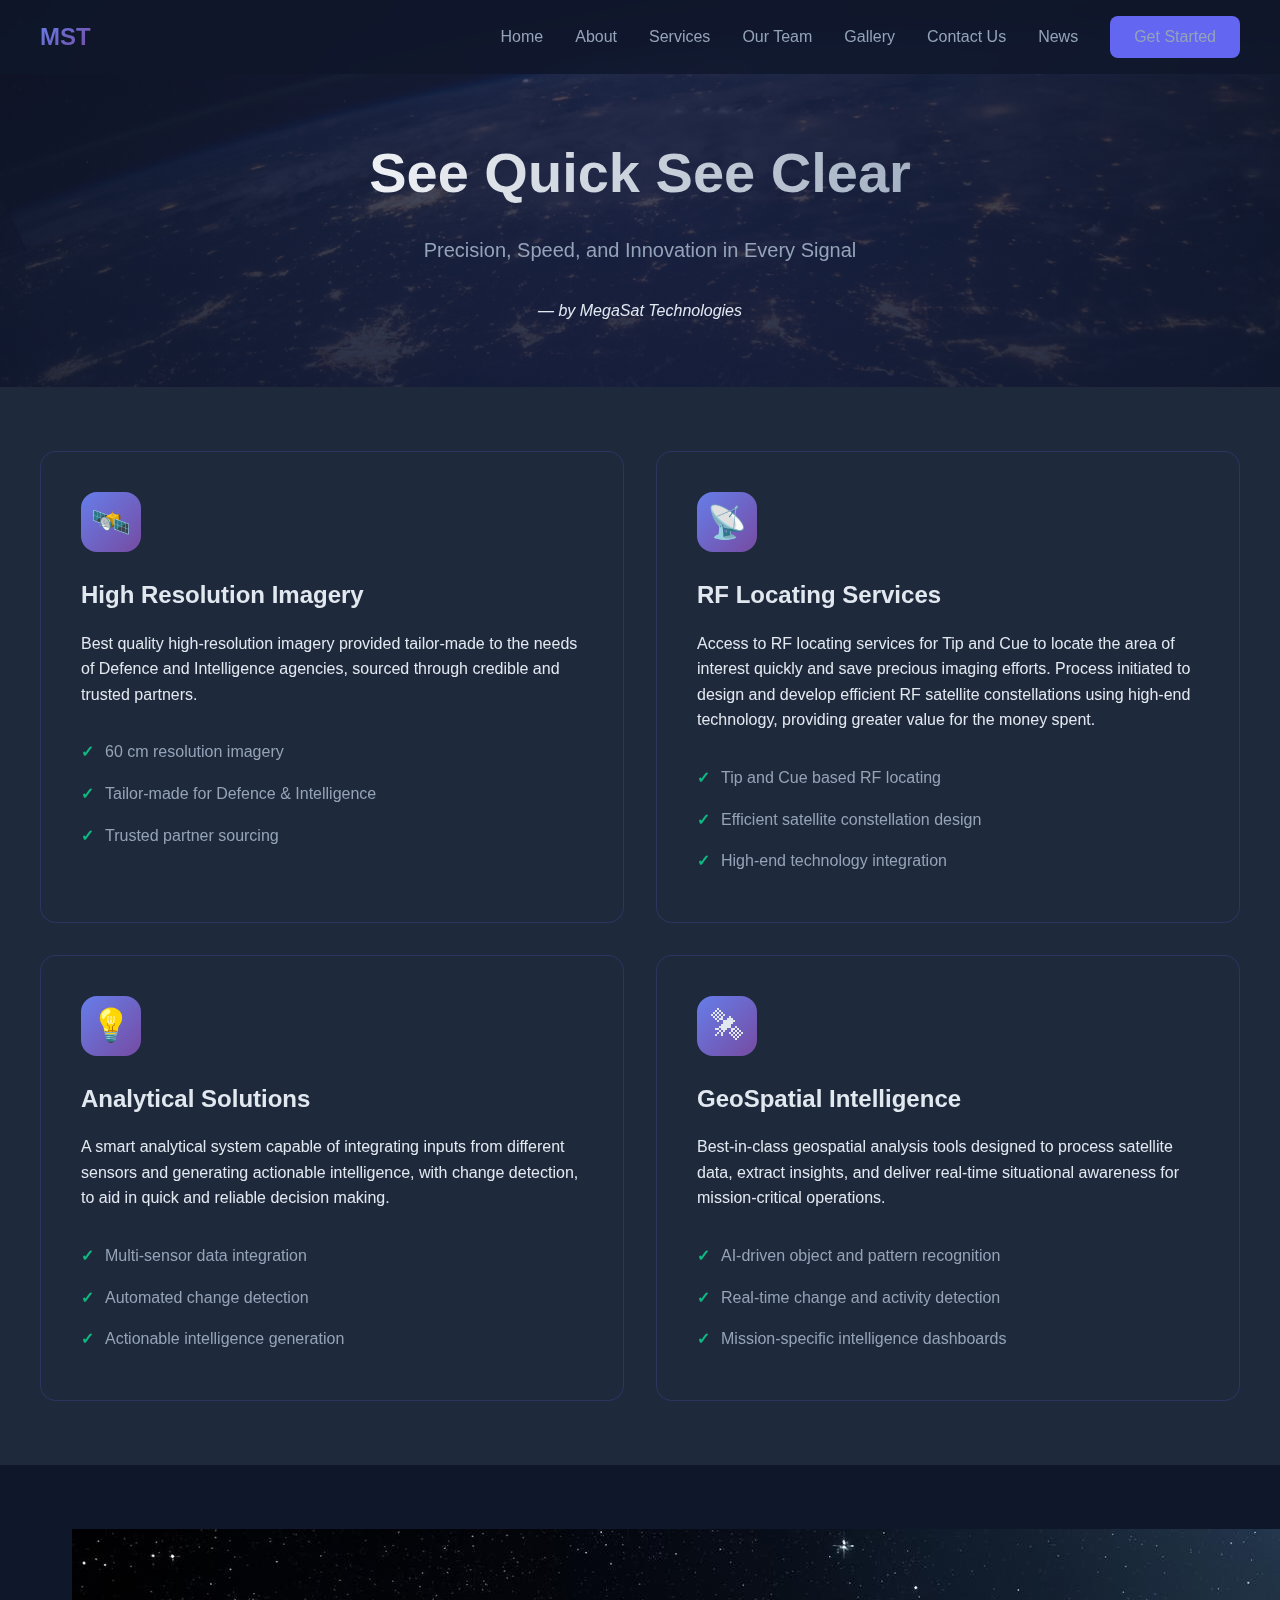
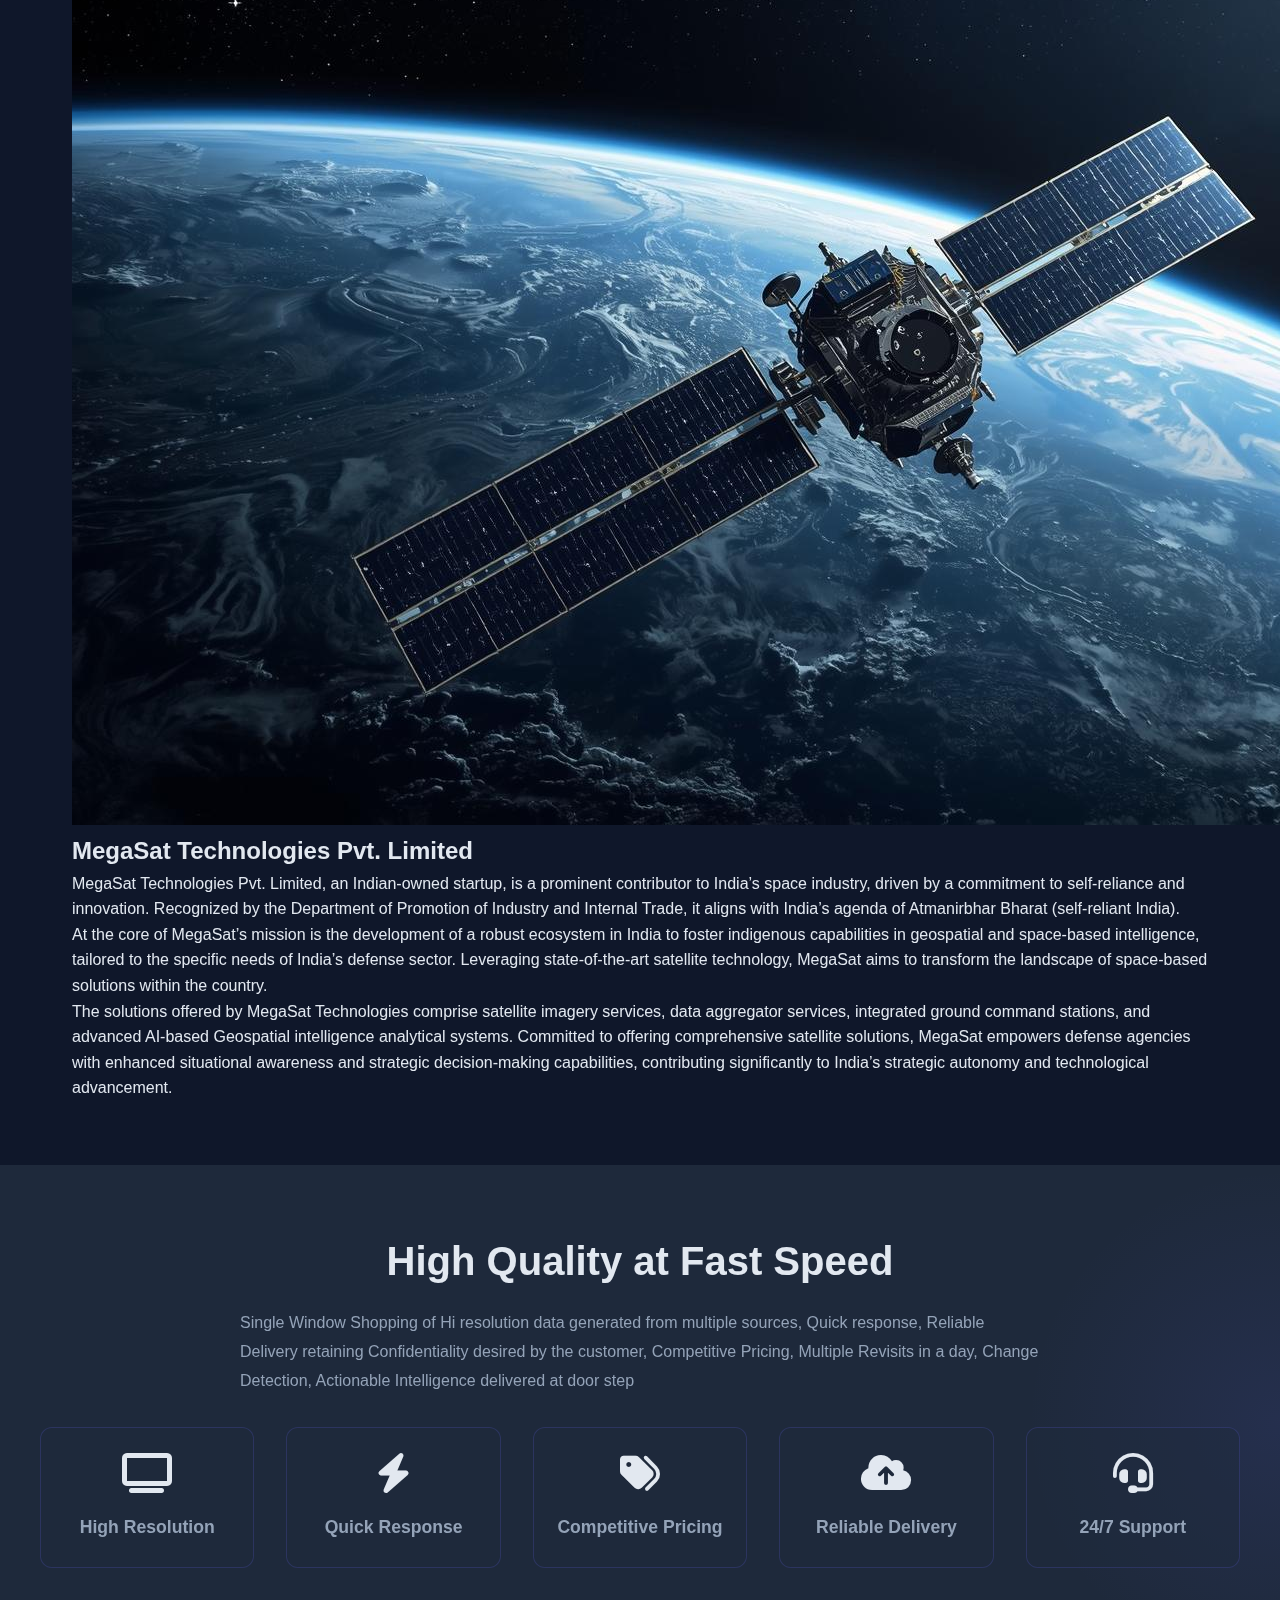
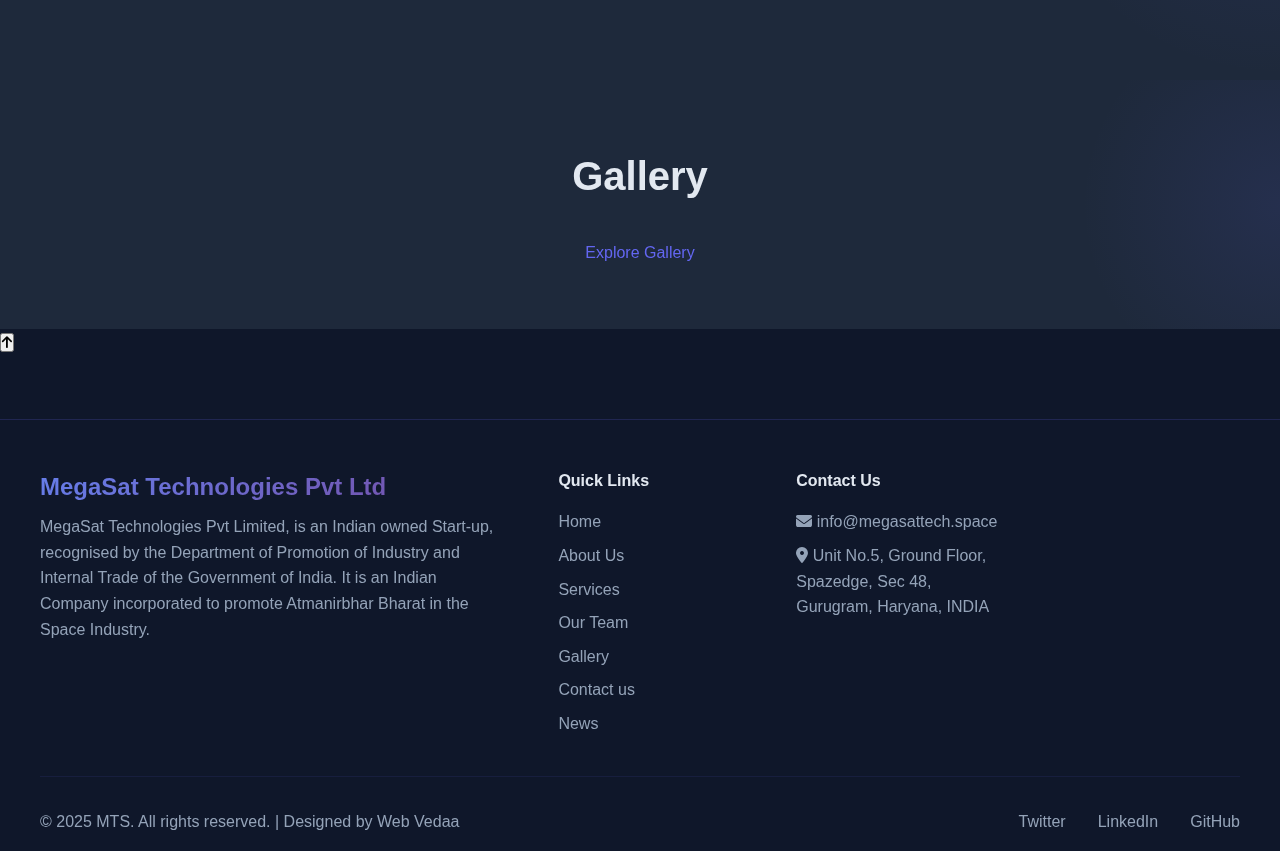
<file: index.html>
<!DOCTYPE html>
<html lang="en">
  <head>
    <meta charset="UTF-8" />
    <meta name="viewport" content="width=device-width, initial-scale=1.0" />
    <title>MTS - Seamless Cloud Storage for Teams</title>
    <link href="tooplate-cloud-sync-style.css" rel="stylesheet" />
    <link
      rel="stylesheet"
      href="https://cdnjs.cloudflare.com/ajax/libs/font-awesome/6.5.0/css/all.min.css"
    />
    <!-- Owl Carousel CSS -->
    <link
      rel="stylesheet"
      href="https://cdnjs.cloudflare.com/ajax/libs/OwlCarousel2/2.3.4/assets/owl.carousel.min.css"
    />
    <link
      rel="stylesheet"
      href="https://cdnjs.cloudflare.com/ajax/libs/OwlCarousel2/2.3.4/assets/owl.theme.default.min.css"
    />

    <!-- jQuery -->
    <script src="https://code.jquery.com/jquery-3.6.0.min.js"></script>

    <!-- Owl Carousel JS -->
    <script src="https://cdnjs.cloudflare.com/ajax/libs/OwlCarousel2/2.3.4/owl.carousel.min.js"></script>

    <style>
      .stats-grid {
        display: grid;
        grid-template-columns: repeat(auto-fit, minmax(150px, 1fr));
        gap: 2rem;
        margin-top: 2rem;
      }

      .stat-card {
        background: rgba(30, 41, 59, 0.5);
        border-radius: 12px;
        padding: 25px 15px;
        text-align: center;
        transition: transform 0.3s ease, box-shadow 0.3s ease;
      }

      .stat-card:hover {
        transform: translateY(-5px);
        box-shadow: 0 10px 20px rgba(99, 102, 241, 0.2);
      }

      .stat-icon {
        font-size: 2.5rem;
        margin-bottom: 12px;
      }

      .stat-label {
        font-size: 1.1rem;
        font-weight: 600;
        color: var(--text-secondary, #ccc);
      }

      @media (max-width: 600px) {
        .stat-icon {
          font-size: 2rem;
        }

        .stat-label {
          font-size: 1rem;
        }
      }
    </style>
  </head>
  <body>
    <!-- Animated Background -->
    <div class="floating-shapes">
      <div class="shape"></div>
      <div class="shape"></div>
      <div class="shape"></div>
    </div>

    <!-- Navigation -->
    <nav>
      <div class="nav-container">
        <div class="logo">MST</div>
        <div class="nav-links">
          <a href="index.html">Home</a>
          <a href="about.html">About</a>
          <a href="services.html">Services</a>
          <a href="team.html">Our Team</a>
          <a href="gallery.html">Gallery</a>
          <a href="contactus.html">Contact Us</a>
          <a href="news.html">News</a>
          <a href="contactus.html" class="cta-button">Get Started</a>
        </div>
        <button class="mobile-menu-toggle" id="mobileMenuToggle">
          <span></span>
          <span></span>
          <span></span>
        </button>
      </div>
      <div class="mobile-nav" id="mobileNav">
        <a href="index.html">Home</a>
        <a href="about.html">About</a>
        <a href="services.html">Services</a>
        <a href="team.html">Our Team</a>
        <a href="gallery.html">Gallery</a>
        <a href="contactus.html">Contact</a>
        <a href="news.html">News</a>
      </div>
    </nav>

    <!-- Hero Section -->
    <section class="hero">
      <div class="hero-backgrounds">
        <div class="hero-bg active"></div>
        <div class="hero-bg"></div>
        <div class="hero-bg"></div>
        <div class="hero-bg"></div>
      </div>
      <div class="hero-content">
        <h1 id="hero-title">See Quick See Clear</h1>
        <p id="hero-subtitle" class="hero-subtitle">
          Precision, Speed, and Innovation in Every Signal
        </p>
        <p id="hero-detail" class="hero-detail" style="font-style: italic">
          — by MegaSat Technologies
        </p>
      </div>
    </section>

    <!-- Features Section -->
    <section class="features" id="features">
      <div class="features-container">
        <div class="features-layout">
          <!-- Two Column Features -->
          <div class="features-two-col">
            <div class="feature-card-large">
              <div class="feature-icon">🛰️</div>
              <h3>High Resolution Imagery</h3>
              <p>
                Best quality high-resolution imagery provided tailor-made to the
                needs of Defence and Intelligence agencies, sourced through
                credible and trusted partners.
              </p>
              <ul class="feature-checklist">
                <li>60 cm resolution imagery</li>
                <li>Tailor-made for Defence & Intelligence</li>
                <li>Trusted partner sourcing</li>
              </ul>
            </div>

            <div class="feature-card-large">
              <div class="feature-icon">📡</div>
              <h3>RF Locating Services</h3>
              <p>
                Access to RF locating services for Tip and Cue to locate the
                area of interest quickly and save precious imaging efforts.
                Process initiated to design and develop efficient RF satellite
                constellations using high-end technology, providing greater
                value for the money spent.
              </p>
              <ul class="feature-checklist">
                <li>Tip and Cue based RF locating</li>
                <li>Efficient satellite constellation design</li>
                <li>High-end technology integration</li>
              </ul>
            </div>

            <div class="feature-card-large">
              <div class="feature-icon">💡</div>
              <h3>Analytical Solutions</h3>
              <p>
                A smart analytical system capable of integrating inputs from
                different sensors and generating actionable intelligence, with
                change detection, to aid in quick and reliable decision making.
              </p>
              <ul class="feature-checklist">
                <li>Multi-sensor data integration</li>
                <li>Automated change detection</li>
                <li>Actionable intelligence generation</li>
              </ul>
            </div>
            <div class="feature-card-large">
              <div class="feature-icon">🛰</div>
              <h3>GeoSpatial Intelligence</h3>
              <p>
                Best-in-class geospatial analysis tools designed to process
                satellite data, extract insights, and deliver real-time
                situational awareness for mission-critical operations.
              </p>
              <ul class="feature-checklist">
                <li>AI-driven object and pattern recognition</li>
                <li>Real-time change and activity detection</li>
                <li>Mission-specific intelligence dashboards</li>
              </ul>
            </div>
          </div>
        </div>
      </div>
    </section>

    <section class="pricing" id="pricing">
      <div class="features-container">
        <!-- About Section -->
        <section class="aboutus-section">
          <div class="aboutus-container">
            <div class="aboutus-left">
              <img
                src="images/space satelight1.jpg"
                alt="MegaSat Technologies"
              />
            </div>
            <div class="aboutus-right">
              <h2>MegaSat Technologies Pvt. Limited</h2>
              <p>
                MegaSat Technologies Pvt. Limited, an Indian-owned startup, is a
                prominent contributor to India’s space industry, driven by a
                commitment to self-reliance and innovation. Recognized by the
                Department of Promotion of Industry and Internal Trade, it
                aligns with India’s agenda of Atmanirbhar Bharat (self-reliant
                India).
              </p>
              <p>
                At the core of MegaSat’s mission is the development of a robust
                ecosystem in India to foster indigenous capabilities in
                geospatial and space-based intelligence, tailored to the
                specific needs of India’s defense sector. Leveraging
                state-of-the-art satellite technology, MegaSat aims to transform
                the landscape of space-based solutions within the country.
              </p>
              <p>
                The solutions offered by MegaSat Technologies comprise satellite
                imagery services, data aggregator services, integrated ground
                command stations, and advanced AI-based Geospatial intelligence
                analytical systems. Committed to offering comprehensive
                satellite solutions, MegaSat empowers defense agencies with
                enhanced situational awareness and strategic decision-making
                capabilities, contributing significantly to India’s strategic
                autonomy and technological advancement.
              </p>
            </div>
          </div>
        </section>
      </div>
    </section>
    <section class="about" id="about">
      <div class="about-container">
        <div class="about-content">
          <h2>High Quality at Fast Speed</h2>

          <div class="about-text">
            <p>
              Single Window Shopping of Hi resolution data generated from
              multiple sources, Quick response, Reliable Delivery retaining
              Confidentiality desired by the customer, Competitive Pricing,
              Multiple Revisits in a day, Change Detection, Actionable
              Intelligence delivered at door step
            </p>
          </div>

          <div class="stats-grid">
            <div class="stat-card">
              <i class="fas fa-tv stat-icon"></i>
              <div class="stat-label">High Resolution</div>
            </div>
            <div class="stat-card">
              <i class="fas fa-bolt stat-icon"></i>
              <div class="stat-label">Quick Response</div>
            </div>
            <div class="stat-card">
              <i class="fas fa-tags stat-icon"></i>
              <div class="stat-label">Competitive Pricing</div>
            </div>
            <div class="stat-card">
              <i class="fas fa-cloud-arrow-up stat-icon"></i>
              <div class="stat-label">Reliable Delivery</div>
            </div>
            <div class="stat-card">
              <i class="fas fa-headset stat-icon"></i>
              <div class="stat-label">24/7 Support</div>
            </div>
          </div>
        </div>
      </div>
    </section>

    <section class="clients-section" >
      <div class="clients-container" >
        <div class="clients-track">
          <div class="carousel-logo owl-carousel">
            <img src="images/logo1.png" alt="Client 1" />
            <img src="images/logo2.png" alt="Client 2" />
            <img src="images/logo3.png" alt="Client 3" />
            <img src="images/logo4.png" alt="Client 4" />
          </div>
        </div>
      </div>
    </section>

    <section class="about" id="about">
      <div class="about-container">
        <div class="about-content">
          <h2>Gallery</h2>

          <div class="slider-container">
            <div class="carousel-cause owl-carousel">
              <div class="slider-card">
                <img
                  src="images/space satelight1.jpg"
                  alt="1"
                  class="slider-img"
                />
              </div>
              <div class="slider-card">
                <img
                  src="images/space satelight2.jpg"
                  alt="2"
                  class="slider-img"
                />
              </div>
              <div class="slider-card">
                <img
                  src="images/space satelight3.jpg"
                  alt="3"
                  class="slider-img"
                />
              </div>
              <div class="slider-card">
                <img
                  src="images/space satelight4.jpg"
                  alt="4"
                  class="slider-img"
                />
              </div>
              <div class="slider-card">
                <img src="images/vs_satelight.jpg" alt="5" class="slider-img" />
              </div>
            </div>
          </div>

          <a
            href="gallery.html"
            style="color: #6366f1; text-decoration: none; font-weight: 500"
            >Explore Gallery</a
          >
        </div>
      </div>
    </section>

    <button id="backToTop" title="Go to top">
      <i class="fa-solid fa-arrow-up"></i>
    </button>

    <!-- Footer -->
    <footer class="footer">
      <div class="footer-container">
        <div class="footer-content">
          <div class="footer-brand">
            <div class="logo">MegaSat Technologies Pvt Ltd</div>
            <p>
              MegaSat Technologies Pvt Limited, is an Indian owned Start-up,
              recognised by the Department of Promotion of Industry and Internal
              Trade of the Government of India. It is an Indian Company
              incorporated to promote Atmanirbhar Bharat in the Space Industry.
            </p>
          </div>
          <div class="footer-links">
            <div class="footer-column">
              <h4>Quick Links</h4>
              <a href="index.html">Home</a>
              <a href="about.html">About Us</a>
              <a href="services.html">Services</a>
              <a href="team.html">Our Team</a>
              <a href="gallery.html">Gallery</a>
              <a href="contactus.html">Contact us</a>
              <a href="news.html">News</a>
            </div>

            <div class="footer-column">
              <h4>Contact Us</h4>
              <a href="mailto:info@megasattech.space" class="contact-item">
                <i class="fa-solid fa-envelope"> </i> info@megasattech.space
              </a>
              <a
                href="https://maps.google.com/?q=Spazedge,+Sector+48,+Gurugram,+Haryana,+India"
                target="_blank"
                class="contact-item"
              >
                <i class="fa-solid fa-location-dot"></i>
                Unit No.5, Ground Floor, Spazedge, Sec 48, Gurugram, Haryana,
                INDIA
              </a>
            </div>
          </div>
        </div>

        <div class="footer-bottom">
          <p>
            &copy; 2025 MTS. All rights reserved. | Designed by
            <a
              href="https://www.webvedaa.com/"
              target="_blank"
              rel="nofollow noopener"
              >Web Vedaa</a
            >
          </p>
          <div class="social-links">
            <a href="#">Twitter</a>
            <a
              href="https://www.linkedin.com/company/megasat-technologies-private-limited"
              >LinkedIn</a
            >
            <a href="#">GitHub</a>
          </div>
        </div>
      </div>
    </footer>

    <script src="tooplate-cloud-scripts.js"></script>
    <script src="https://code.jquery.com/jquery-3.6.0.min.js"></script>

    <!-- Owl Carousel JS -->
    <script src="https://cdnjs.cloudflare.com/ajax/libs/OwlCarousel2/2.3.4/owl.carousel.min.js"></script>

    <script>
      const slides = [
        {
          title: "See Quick See Clear",
          subtitle: "Precision, Speed, and Innovation in Every Signal",
          detail: "— by MegaSat Technologies",
        },
      ];

      let index = 0;
      const titleEl = document.getElementById("hero-title");
      const subtitleEl = document.getElementById("hero-subtitle");
      const detailEl = document.getElementById("hero-detail");

      setInterval(() => {
        index = (index + 1) % slides.length;
        titleEl.textContent = slides[index].title;
        subtitleEl.textContent = slides[index].subtitle;
        detailEl.textContent = slides[index].detail;
      }, 3000);
    </script>
  </body>
</html>
</file>
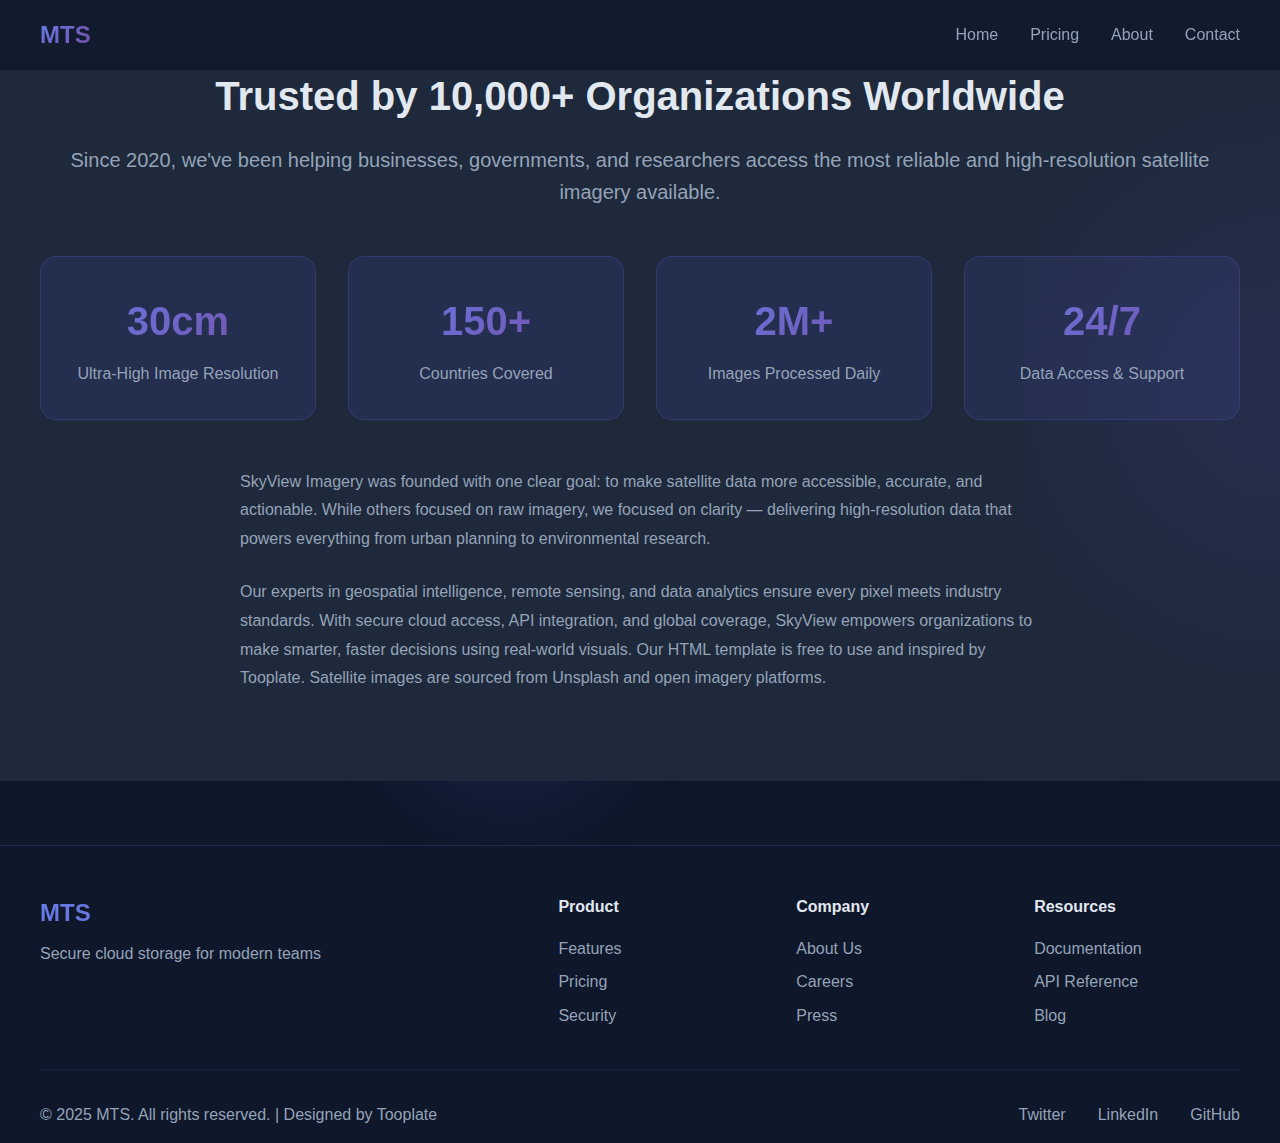
<file: about.html>
<!DOCTYPE html>
<html lang="en">
  <head>
    <meta charset="UTF-8" />
    <meta name="viewport" content="width=device-width, initial-scale=1.0" />
    <title>MTS - Seamless Cloud Storage for Teams</title>
    <link href="tooplate-cloud-sync-style.css" rel="stylesheet" />
  </head>
  <body>
    <!-- Animated Background -->
    <div class="floating-shapes">
      <div class="shape"></div>
      <div class="shape"></div>
      <div class="shape"></div>
    </div>

    <!-- Navigation -->
    <nav>
      <div class="nav-container">
        <div class="logo">MTS</div>
        <div class="nav-links">
          <a href="index.html">Home</a>
          <a href="#pricing">Pricing</a>
          <a href="/about.html">About</a>
          <a href="#contact">Contact</a>
        </div>
        <button class="mobile-menu-toggle" id="mobileMenuToggle">
          <span></span>
          <span></span>
          <span></span>
        </button>
      </div>
      <div class="mobile-nav" id="mobileNav">
        <a href="#features">Features</a>
        <a href="#pricing">Pricing</a>
        <a href="#about">About</a>
        <a href="#contact">Contact</a>
        <a href="#" class="cta-button">Start Free Trial</a>
      </div>
    </nav>
    <section class="about" id="about">
  <div class="about-container">
    <div class="about-content">
      <h2>Trusted by 10,000+ Organizations Worldwide</h2>
      <p class="about-subtitle">
        Since 2020, we've been helping businesses, governments, and researchers 
        access the most reliable and high-resolution satellite imagery available.
      </p>

      <div class="stats-grid">
        <div class="stat-card">
          <div class="stat-number">30cm</div>
          <div class="stat-label">Ultra-High Image Resolution</div>
        </div>
        <div class="stat-card">
          <div class="stat-number">150+</div>
          <div class="stat-label">Countries Covered</div>
        </div>
        <div class="stat-card">
          <div class="stat-number">2M+</div>
          <div class="stat-label">Images Processed Daily</div>
        </div>
        <div class="stat-card">
          <div class="stat-number">24/7</div>
          <div class="stat-label">Data Access & Support</div>
        </div>
      </div>

      <div class="about-text">
        <p>
          SkyView Imagery was founded with one clear goal: to make satellite data 
          more accessible, accurate, and actionable. While others focused on raw 
          imagery, we focused on clarity — delivering high-resolution data that 
          powers everything from urban planning to environmental research.
        </p>
        <p>
          Our experts in geospatial intelligence, remote sensing, and data 
          analytics ensure every pixel meets industry standards. With secure 
          cloud access, API integration, and global coverage, SkyView empowers 
          organizations to make smarter, faster decisions using real-world visuals. 
          Our HTML template is free to use and inspired by 
          <a href="#">Tooplate</a>. Satellite images are sourced from 
          <a href="#">Unsplash</a> and open imagery platforms.
        </p>
      </div>
    </div>
  </div>
</section>

    <!-- Footer -->
    <footer class="footer">
      <div class="footer-container">
        <div class="footer-content">
          <div class="footer-brand">
            <div class="logo">MTS</div>
            <p>Secure cloud storage for modern teams</p>
          </div>
          <div class="footer-links">
            <div class="footer-column">
              <h4>Product</h4>
              <a href="#">Features</a>
              <a href="#">Pricing</a>
              <a href="#">Security</a>
            </div>
            <div class="footer-column">
              <h4>Company</h4>
              <a href="#">About Us</a>
              <a href="#">Careers</a>
              <a href="#">Press</a>
            </div>
            <div class="footer-column">
              <h4>Resources</h4>
              <a href="#">Documentation</a>
              <a href="#">API Reference</a>
              <a href="#">Blog</a>
            </div>
          </div>
        </div>
        <div class="footer-bottom">
          <p>
            &copy; 2025 MTS. All rights reserved. | Designed by
            <a
              href="https://www.tooplate.com"
              target="_blank"
              rel="nofollow noopener"
              >Tooplate</a
            >
          </p>
          <div class="social-links">
            <a href="#">Twitter</a>
            <a href="#">LinkedIn</a>
            <a href="#">GitHub</a>
          </div>
        </div>
      </div>
    </footer>
    <script src="tooplate-cloud-scripts.js"></script>
  </body>
</html>
</file>
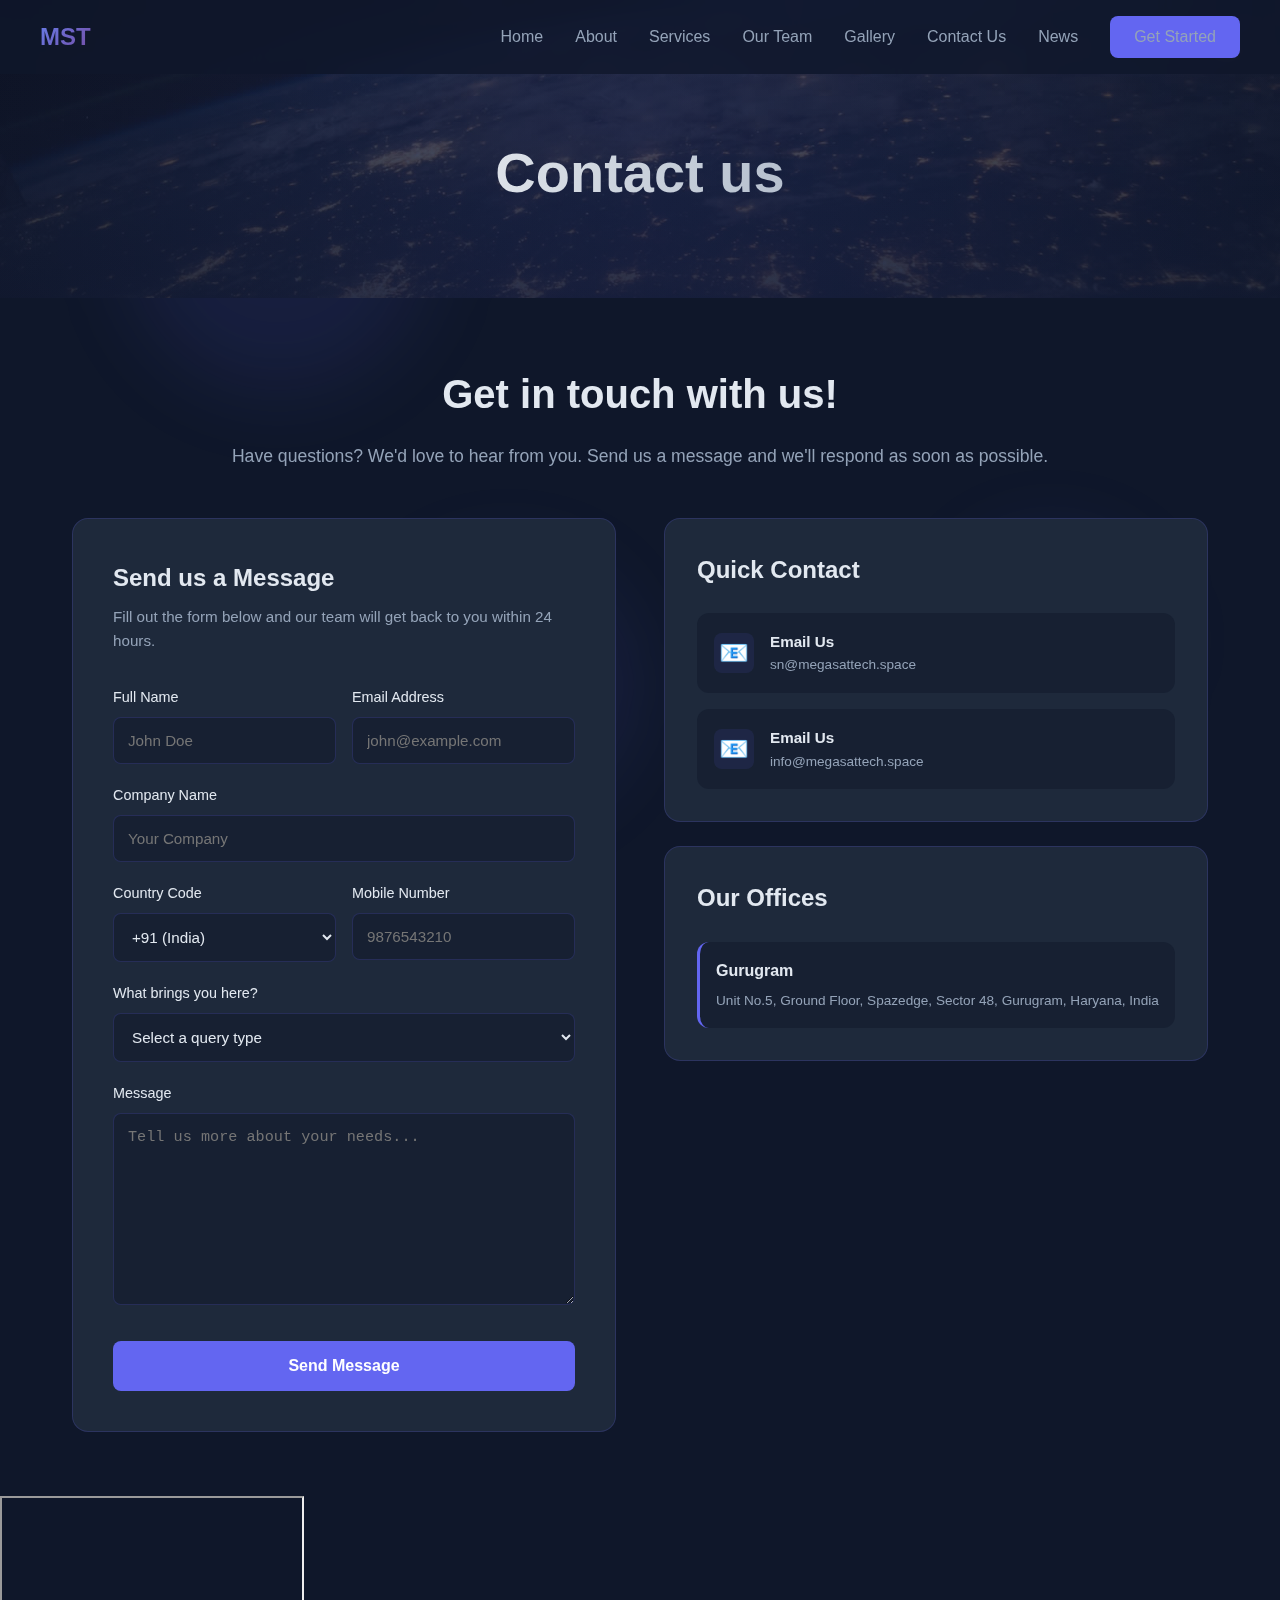
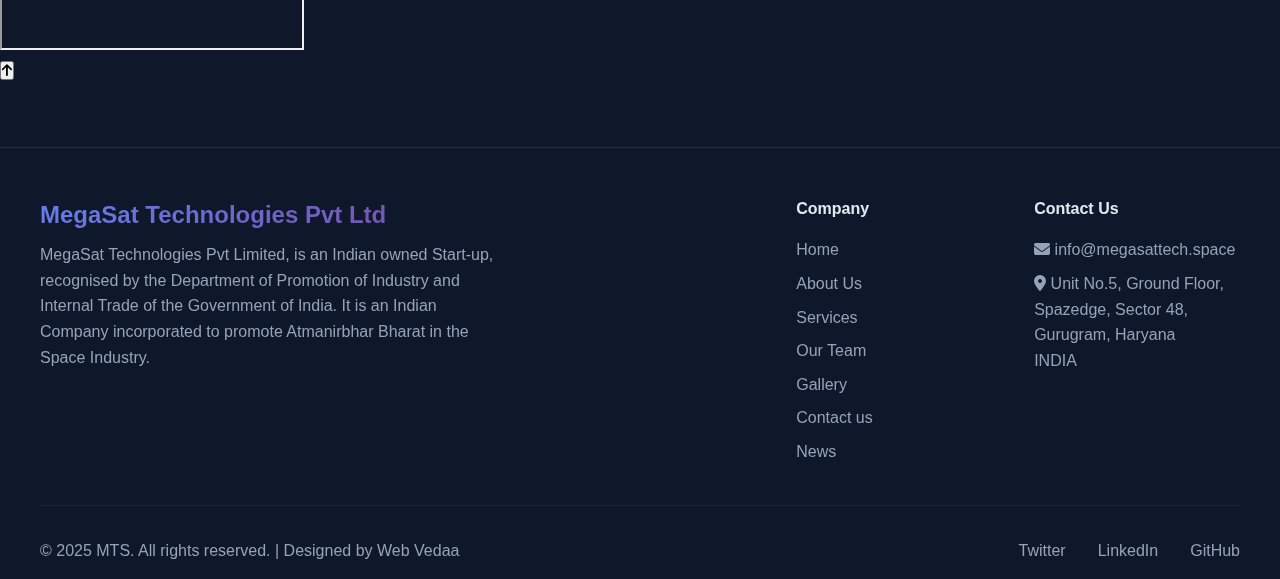
<file: contactus.html>
<!DOCTYPE html>
<html lang="en">
  <head>
    <meta charset="UTF-8" />
    <meta name="viewport" content="width=device-width, initial-scale=1.0" />
    <title>MTS - Seamless Cloud Storage for Teams</title>
    <link href="tooplate-cloud-sync-style.css" rel="stylesheet" />
    <link
      rel="stylesheet"
      href="https://cdnjs.cloudflare.com/ajax/libs/font-awesome/6.5.0/css/all.min.css"
    />
  </head>
  <body>
    <!-- Animated Background -->
    <div class="floating-shapes">
      <div class="shape"></div>
      <div class="shape"></div>
      <div class="shape"></div>
    </div>

    <!-- Navigation -->
    <nav>
      <div class="nav-container">
        <div class="logo">MST</div>
        <div class="nav-links">
          <a href="index.html">Home</a>
          <a href="about.html">About</a>
          <a href="services.html">Services</a>
          <a href="team.html">Our Team</a>
          <a href="gallery.html">Gallery</a>
          <a href="contactus.html">Contact Us</a>
          <a href="news.html">News</a>
          <a href="contactus.html" class="cta-button">Get Started</a>
        </div>
        <button class="mobile-menu-toggle" id="mobileMenuToggle">
          <span></span>
          <span></span>
          <span></span>
        </button>
      </div>
      <div class="mobile-nav" id="mobileNav">
        <a href="index.html">Home</a>
        <a href="about.html">About</a>
        <a href="services.html">Services</a>
        <a href="team.html">Our Team</a>
        <a href="gallery.html">Gallery</a>
        <a href="contactus.html">Contact</a>
        <a href="news.html">News</a>
      </div>
    </nav>
    <!-- Hero Section -->
    <section class="hero">
      <div class="hero-backgrounds">
        <div class="hero-bg active"></div>
        <div class="hero-bg"></div>
        <div class="hero-bg"></div>
        <div class="hero-bg"></div>
      </div>
      <div class="hero-content">
        <h1 id="hero-title">Contact us</h1>
       
      </div>
    </section>

    <!-- Contact Section -->
    <section class="contact" id="contact">
      <div class="contact-container">
        <div class="contact-header">
          <h2>Get in touch with us!</h2>
          <p class="contact-subtitle">
            Have questions? We'd love to hear from you. Send us a message and
            we'll respond as soon as possible.
          </p>
        </div>

        <div class="contact-content">
          <div class="contact-form-wrapper">
            <div class="form-header">
              <h3>Send us a Message</h3>
              <p>
                Fill out the form below and our team will get back to you within
                24 hours.
              </p>
            </div>
            <form id="contactForm">
              <div class="form-row">
                <div class="form-group">
                  <label for="name">Full Name</label>
                  <input
                    type="text"
                    id="name"
                    placeholder="John Doe"
                    required
                  />
                </div>
                <div class="form-group">
                  <label for="email">Email Address</label>
                  <input
                    type="email"
                    id="email"
                    placeholder="john@example.com"
                    required
                  />
                </div>
              </div>
              <div class="form-group">
                <label for="company">Company Name</label>
                <input
                  type="text"
                  id="company"
                  placeholder="Your Company"
                  required
                />
              </div>
              <div class="form-row">
                <div class="form-group">
                  <label for="countryCode">Country Code</label>
                  <select id="countryCode" required>
                    <option value="+91">+91 (India)</option>
                    <option value="+1">+1 (USA)</option>
                    <option value="+44">+44 (UK)</option>
                    <option value="+61">+61 (Australia)</option>
                    <option value="+65">+65 (Singapore)</option>
                  </select>
                </div>
                <div class="form-group">
                  <label for="phone">Mobile Number</label>
                  <input
                    type="tel"
                    id="phone"
                    placeholder="9876543210"
                    pattern="[0-9]{7,15}"
                    required
                  />
                </div>
              </div>
              <div class="form-group">
                <label for="subject">What brings you here?</label>
                <select id="subject">
                  <option value="">Select a query type</option>
                  <option value="businessenquiry">Business Enquiry</option>
                  <option value="carrerjob">Career / Job</option>
                </select>
              </div>
              <div class="form-group">
                <label for="message">Message</label>
                <textarea
                  id="message"
                  rows="9"
                  placeholder="Tell us more about your needs..."
                  required
                ></textarea>
              </div>
              <button type="submit" class="submit-button">Send Message</button>
            </form>
          </div>

          <div class="contact-info">
            <div class="quick-contact">
              <h3>Quick Contact</h3>
              <div class="contact-methods">
                <a href="mailto:support@MTS.com" class="contact-method">
                  <span class="method-icon">📧</span>
                  <div class="method-details">
                    <strong>Email Us</strong>
                    <span>sn@megasattech.space</span>
                  </div>
                </a>
                <a href="mailto:support@MTS.com" class="contact-method">
                  <span class="method-icon">📧</span>
                  <div class="method-details">
                    <strong>Email Us</strong>
                    <span>info@megasattech.space</span>
                  </div>
                </a>
              </div>
            </div>

            <div class="office-locations">
              <h3>Our Offices</h3>
              <div class="location-grid">
                <div class="location">
                  <strong>Gurugram</strong>
                  <p>
                    Unit No.5, Ground Floor, Spazedge, Sector 48, Gurugram,
                    Haryana, India
                  </p>
                </div>
                <!-- <div class="location">
                  <strong>🇬🇧 London</strong>
                  <p>45 Fleet Street<br />London EC4Y 1BJ</p>
                </div>
                <div class="location">
                  <strong>🇸🇬 Singapore</strong>
                  <p>1 Raffles Place<br />Tower 1, #40-02</p>
                </div> -->
              </div>
            </div>
          </div>
        </div>
      </div>
    </section>

    <div class="map-container dark-theme-map">
      <iframe
        src="https://www.google.com/maps/embed?pb=!1m18!1m12!1m3!1d3508.969290693778!2d77.03770727549296!3d28.42018347578146!2m3!1f0!2f0!3f0!3m2!1i1024!2i768!4f13.1!3m3!1m2!1s0x390d229c4a61db17%3A0x877fd1e1cd668cac!2sSpazedge!5e0!3m2!1sen!2sin!4v1761647594953!5m2!1sen!2sin"
        allowfullscreen=""
        loading="lazy"
        referrerpolicy="no-referrer-when-downgrade"
      >
      </iframe>
      <div class="map-overlay"></div>
    </div>

    <button id="backToTop" title="Go to top">
      <i class="fa-solid fa-arrow-up"></i>
    </button>
    <footer class="footer">
      <div class="footer-container">
        <div class="footer-content">
          <div class="footer-brand">
            <div class="logo">MegaSat Technologies Pvt Ltd</div>
            <p>
              MegaSat Technologies Pvt Limited, is an Indian owned Start-up,
              recognised by the Department of Promotion of Industry and Internal
              Trade of the Government of India. It is an Indian Company
              incorporated to promote Atmanirbhar Bharat in the Space Industry.
            </p>
          </div>
          <div class="footer-links">
            <div class="footer-column">
              <h4></h4>
              <a href="#"> </a>
              <a href="#"> </a>
              <a href="#"> </a>
            </div>
            <div class="footer-column">
              <h4>Company</h4>
               <a href="index.html">Home</a>
              <a href="about.html">About Us</a>
              <a href="services.html">Services</a>
              <a href="team.html">Our Team</a>
              <a href="gallery.html">Gallery</a>
              <a href="contactus.html">Contact us</a>
              <a href="news.html">News</a>
            </div>
            <div class="footer-column">
              <h4>Contact Us</h4>
              <a href="mailto:info@megasattech.space" class="contact-item">
                <i class="fa-solid fa-envelope"> </i> info@megasattech.space
              </a>
              <a
                href="https://maps.google.com/?q=Spazedge,+Sector+48,+Gurugram,+Haryana,+India"
                target="_blank"
                class="contact-item"
              >
                <i class="fa-solid fa-location-dot"></i>
                Unit No.5, Ground Floor,<br />
                Spazedge, Sector 48,<br />
                Gurugram, Haryana<br />
                INDIA
              </a>
            </div>
          </div>
        </div>
        <div class="footer-bottom">
          <p>
            &copy; 2025 MTS. All rights reserved. | Designed by
            <a
              href="https://www.webvedaa.com/"
              target="_blank"
              rel="nofollow noopener"
              >Web Vedaa</a
            >
          </p>
          <div class="social-links">
            <a href="#">Twitter</a>
            <a
              href="https://www.linkedin.com/company/megasat-technologies-private-limited"
              >LinkedIn</a
            >
            <a href="#">GitHub</a>
          </div>
        </div>
      </div>
    </footer>
     <!--Back to Top-->
    <script>
      const backToTopBtn = document.getElementById("backToTop");

      // Show button when scrolling down 200px
      window.onscroll = function () {
        if (
          document.body.scrollTop > 200 ||
          document.documentElement.scrollTop > 200
        ) {
          backToTopBtn.style.display = "block";
        } else {
          backToTopBtn.style.display = "none";
        }
      };

      // Scroll smoothly to top when clicked
      backToTopBtn.addEventListener("click", () => {
        window.scrollTo({ top: 0, behavior: "smooth" });
      });
    </script>
    <!--Bg Image-->
    <script>
      const backgrounds = document.querySelectorAll(".hero-bg");
      let current = 0;

      setInterval(() => {
        backgrounds[current].classList.remove("active");
        current = (current + 1) % backgrounds.length;
        backgrounds[current].classList.add("active");
      }, 4000); // change image every 4 seconds
    </script>
    <script>
  document.addEventListener("DOMContentLoaded", function() {
    const mobileMenuToggle = document.getElementById('mobileMenuToggle');
    const mobileNav = document.getElementById('mobileNav');

    if(mobileMenuToggle && mobileNav) {
      mobileMenuToggle.addEventListener('click', () => {
        mobileNav.classList.toggle('active');
      });
    }
  });
</script>
  </body>
</html>
</file>
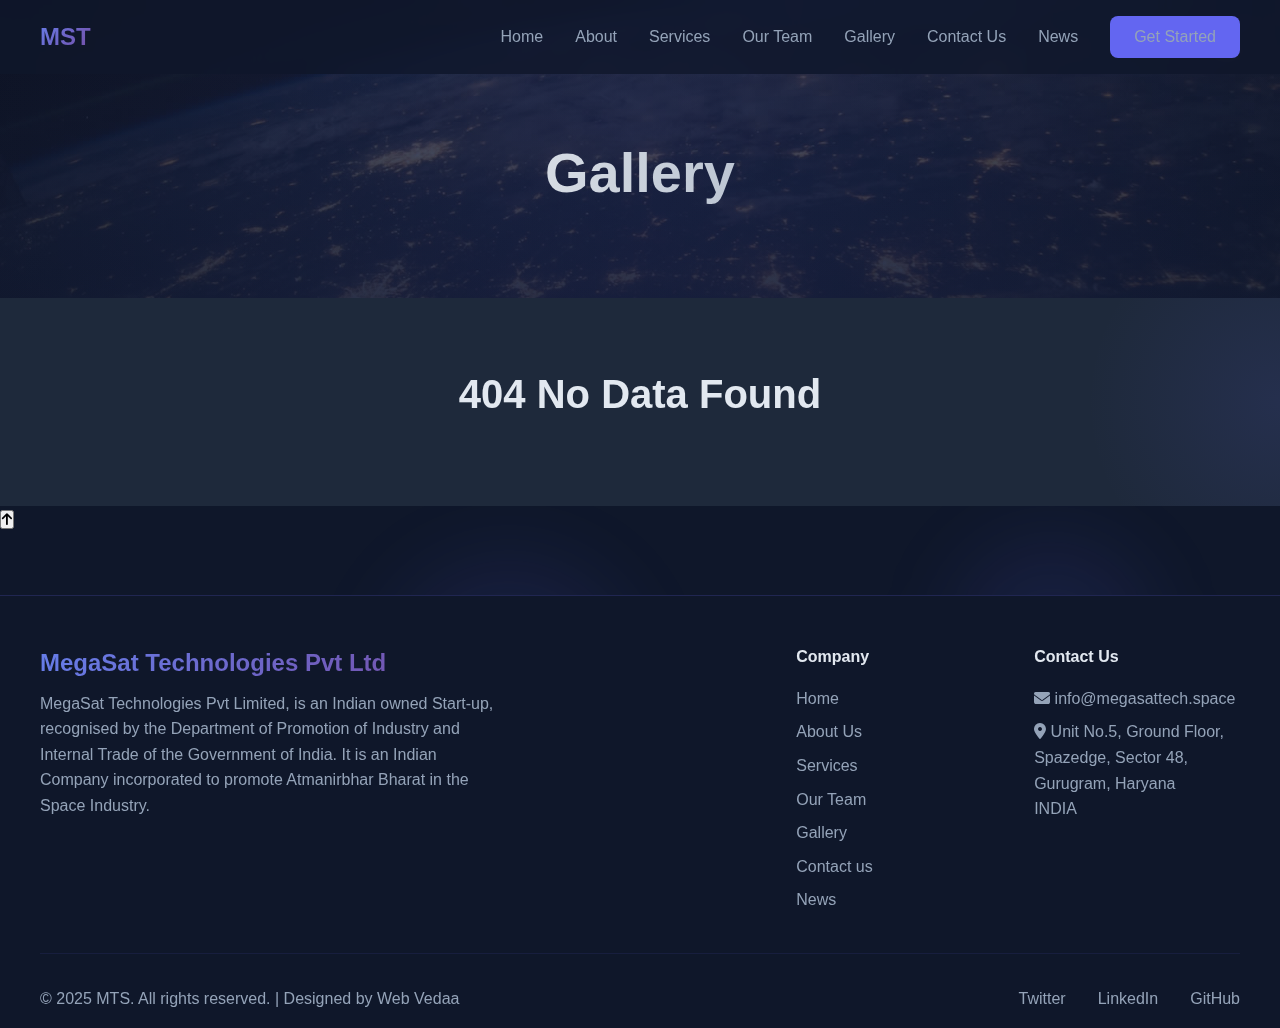
<file: gallery.html>
<!DOCTYPE html>
<html lang="en">
  <head>
    <meta charset="UTF-8" />
    <meta name="viewport" content="width=device-width, initial-scale=1.0" />
    <title>MTS - Seamless Cloud Storage for Teams</title>
    <link href="tooplate-cloud-sync-style.css" rel="stylesheet" />
    <link
      rel="stylesheet"
      href="https://cdnjs.cloudflare.com/ajax/libs/font-awesome/6.5.0/css/all.min.css"
    />
    <style>
      .pricing-cards {
        display: grid;
        grid-template-columns: repeat(auto-fit, minmax(340px, 1fr));
        gap: 2rem;
        margin-top: 2rem;
      }

      .pricing-card {
        border-radius: 10px;
        overflow: hidden;
        text-align: center;
        box-shadow: 0 4px 12px rgba(0, 0, 0, 0.08);
        transition: transform 0.2s ease;
      }

      .pricing-card:hover {
        transform: translateY(-5px);
      }

      .video-thumb {
        position: relative;
        display: block;
        overflow: hidden;
        border-bottom: 1px solid #eee;
      }

      .video-thumb img {
        width: 100%;
        height: 200px;
        object-fit: cover;
        transition: transform 0.3s ease;
      }

      .video-thumb:hover img {
        transform: scale(1.05);
      }

      .play-overlay {
        position: absolute;
        top: 50%;
        left: 50%;
        transform: translate(-50%, -50%);
        background: rgba(0, 0, 0, 0.6);
        color: #fff;
        font-size: 2rem;
        padding: 10px 20px;
        border-radius: 50%;
        opacity: 0.9;
      }

      .pricing-card h3 {
        font-size: 1rem;
        padding: 1rem;
        color: #94a3b8;
      }

      .news-list {
        list-style-type: disc;
        padding-left: 1.5rem;
        line-height: 1.8;
      }

      .news-list li {
        margin-bottom: 0.8rem;
        color: #94a3b8;
      }

      .news-list a {
        color: #94a3b8;
        text-decoration: none;
        font-weight: 500;
      }

      .news-list a:hover {
        text-decoration: underline;
        color: #6366f1;
      }
      @media (max-width: 768px) {
        .news-list {
          padding-left: 1rem;
        }

        .news-list li {
          margin-bottom: 1.2rem;
        }

        .news-list a {
          font-size: 0.95rem;
          line-height: 1.5;
          padding: 0.3rem 0;
          display: block;
        }
      }

      @media (max-width: 480px) {
        .news-list a {
          font-size: 0.9rem;
        }
      }
    </style>
  </head>
  <body>
    <!-- Animated Background -->
    <div class="floating-shapes">
      <div class="shape"></div>
      <div class="shape"></div>
      <div class="shape"></div>
    </div>

    <!-- Navigation -->
    <nav>
      <div class="nav-container">
        <div class="logo">MST</div>
        <div class="nav-links">
          <a href="index.html">Home</a>
          <a href="about.html">About</a>
          <a href="services.html">Services</a>
          <a href="team.html">Our Team</a>
          <a href="gallery.html">Gallery</a>
          <a href="contactus.html">Contact Us</a>
          <a href="news.html">News</a>
          <a href="contactus.html" class="cta-button">Get Started</a>
        </div>
        <button class="mobile-menu-toggle" id="mobileMenuToggle">
          <span></span>
          <span></span>
          <span></span>
        </button>
      </div>
      <div class="mobile-nav" id="mobileNav">
        <a href="index.html">Home</a>
        <a href="about.html">About</a>
        <a href="services.html">Services</a>
        <a href="team.html">Our Team</a>
        <a href="gallery.html">Gallery</a>
        <a href="contactus.html">Contact</a>
        <a href="news.html">News</a>
      </div>
    </nav>
    <!-- Hero Section -->
    <section class="hero">
      <div class="hero-backgrounds">
        <div class="hero-bg active"></div>
        <div class="hero-bg"></div>
        <div class="hero-bg"></div>
        <div class="hero-bg"></div>
      </div>
      <div class="hero-content">
        <h1 id="hero-title">Gallery</h1>
        
      </div>
    </section>



    <section class="about" id="about">
      <div class="about-container">
        <div class="about-content">
          <h2>404 No Data Found</h2>

       
        </div>
      </div>
    </section>
    <button id="backToTop" title="Go to top">
      <i class="fa-solid fa-arrow-up"></i>
    </button>

    <footer class="footer">
      <div class="footer-container">
        <div class="footer-content">
          <div class="footer-brand">
            <div class="logo">MegaSat Technologies Pvt Ltd</div>
            <p>
              MegaSat Technologies Pvt Limited, is an Indian owned Start-up,
              recognised by the Department of Promotion of Industry and Internal
              Trade of the Government of India. It is an Indian Company
              incorporated to promote Atmanirbhar Bharat in the Space Industry.
            </p>
          </div>
          <div class="footer-links">
            <div class="footer-column">
              <h4></h4>
              <a href="#"> </a>
              <a href="#"> </a>
              <a href="#"> </a>
            </div>
            <div class="footer-column">
              <h4>Company</h4>
                <a href="index.html">Home</a>
              <a href="about.html">About Us</a>
              <a href="services.html">Services</a>
              <a href="team.html">Our Team</a>
              <a href="gallery.html">Gallery</a>
              <a href="contactus.html">Contact us</a>
              <a href="news.html">News</a>
            </div>
            <div class="footer-column">
              <h4>Contact Us</h4>
              <a href="mailto:info@megasattech.space" class="contact-item">
                <i class="fa-solid fa-envelope"> </i> info@megasattech.space
              </a>
              <a
                href="https://maps.google.com/?q=Spazedge,+Sector+48,+Gurugram,+Haryana,+India"
                target="_blank"
                class="contact-item"
              >
                <i class="fa-solid fa-location-dot"></i>
                Unit No.5, Ground Floor,<br />
                Spazedge, Sector 48,<br />
                Gurugram, Haryana<br />
                INDIA
              </a>
            </div>
          </div>
        </div>
        <div class="footer-bottom">
          <p>
            &copy; 2025 MTS. All rights reserved. | Designed by
            <a
              href="https://www.webvedaa.com/"
              target="_blank"
              rel="nofollow noopener"
              >Web Vedaa</a
            >
          </p>
          <div class="social-links">
            <a href="#">Twitter</a>
            <a
              href="https://www.linkedin.com/company/megasat-technologies-private-limited"
              >LinkedIn</a
            >
            <a href="#">GitHub</a>
          </div>
        </div>
      </div>
    </footer>
     <!--Back to Top-->
    <script>
      const backToTopBtn = document.getElementById("backToTop");

      // Show button when scrolling down 200px
      window.onscroll = function () {
        if (
          document.body.scrollTop > 200 ||
          document.documentElement.scrollTop > 200
        ) {
          backToTopBtn.style.display = "block";
        } else {
          backToTopBtn.style.display = "none";
        }
      };

      // Scroll smoothly to top when clicked
      backToTopBtn.addEventListener("click", () => {
        window.scrollTo({ top: 0, behavior: "smooth" });
      });
    </script>
    <!--Bg Image-->
    <script>
      const backgrounds = document.querySelectorAll(".hero-bg");
      let current = 0;

      setInterval(() => {
        backgrounds[current].classList.remove("active");
        current = (current + 1) % backgrounds.length;
        backgrounds[current].classList.add("active");
      }, 4000); // change image every 4 seconds
    </script>
    <script>
  document.addEventListener("DOMContentLoaded", function() {
    const mobileMenuToggle = document.getElementById('mobileMenuToggle');
    const mobileNav = document.getElementById('mobileNav');

    if(mobileMenuToggle && mobileNav) {
      mobileMenuToggle.addEventListener('click', () => {
        mobileNav.classList.toggle('active');
      });
    }
  });
</script>
  </body>
</html>
</file>
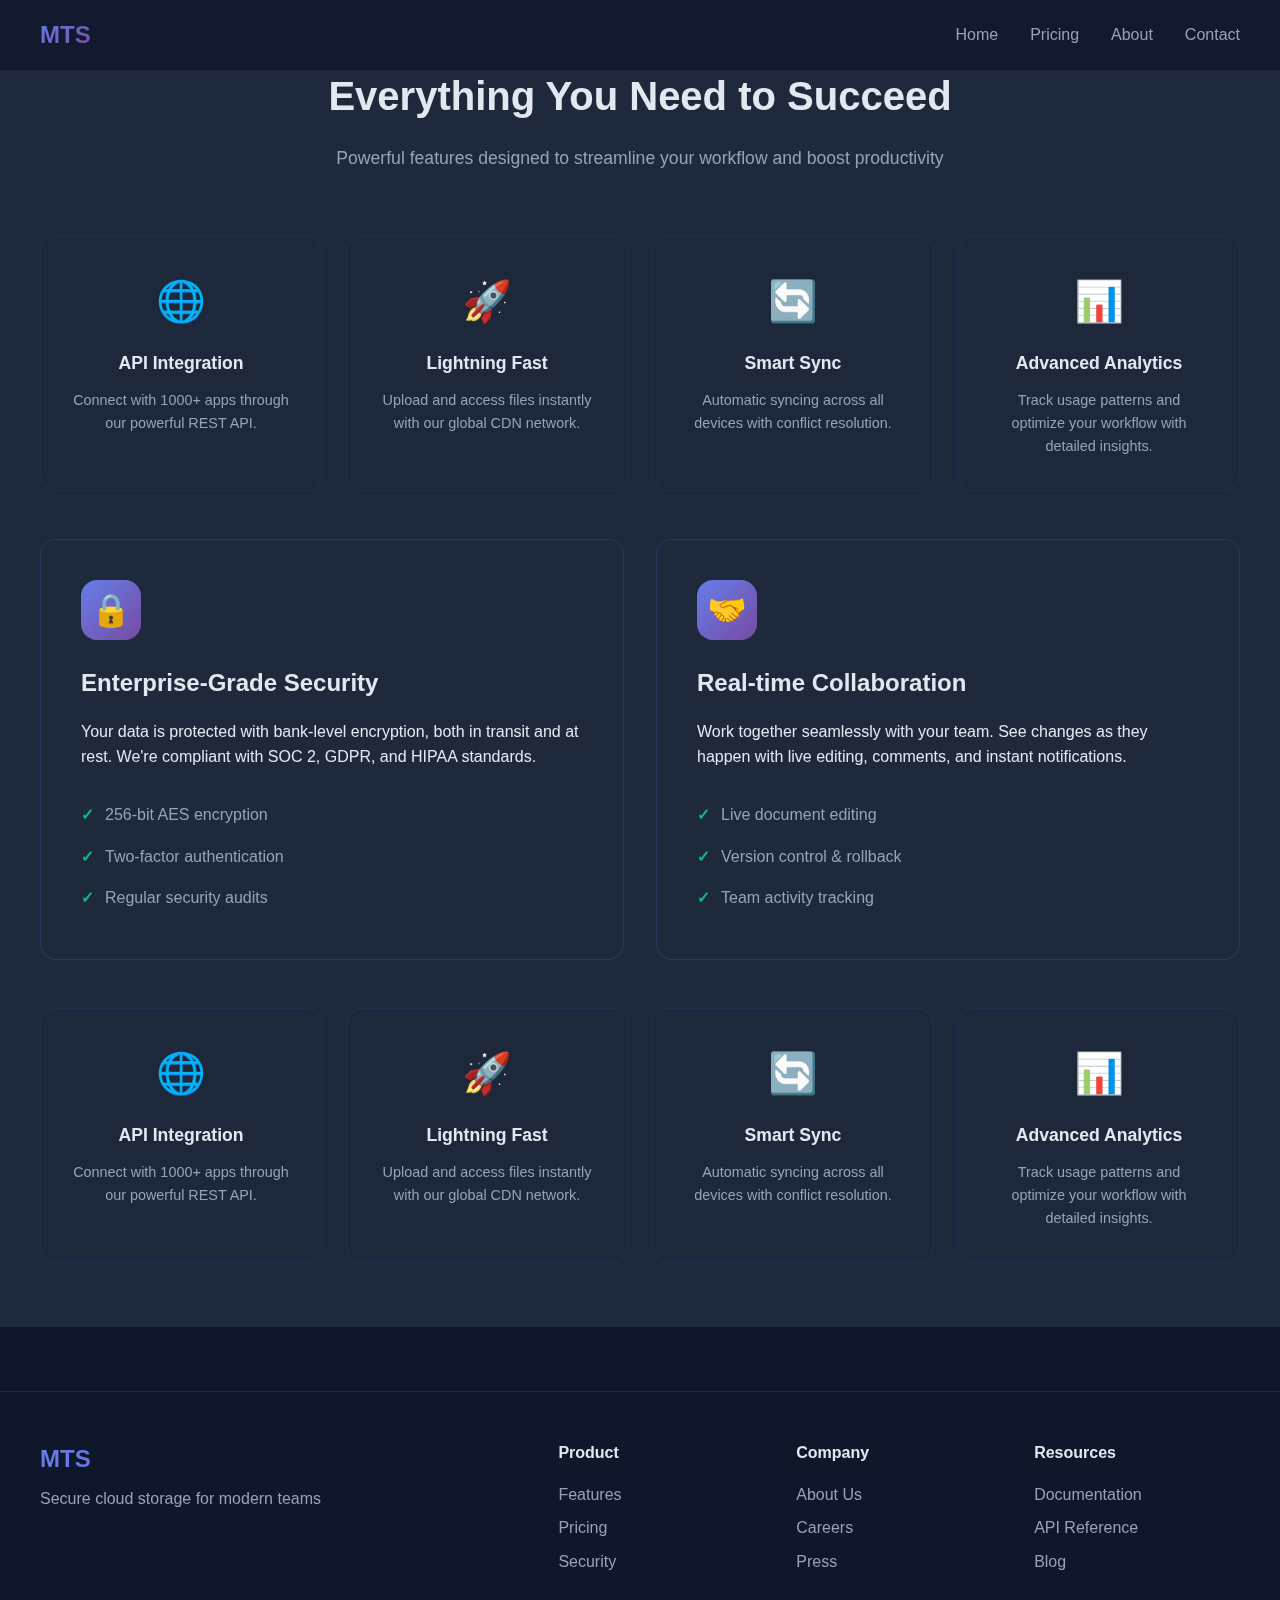
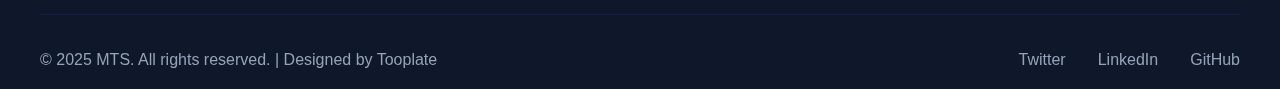
<file: services.html>
<!DOCTYPE html>
<html lang="en">
<head>
    <meta charset="UTF-8">
    <meta name="viewport" content="width=device-width, initial-scale=1.0">
    <title>MTS - Seamless Cloud Storage for Teams</title>
    <link href="tooplate-cloud-sync-style.css" rel="stylesheet">
    

</head>
<body>
  <!-- Animated Background -->
    <div class="floating-shapes">
        <div class="shape"></div>
        <div class="shape"></div>
        <div class="shape"></div>
    </div>

    <!-- Navigation -->
    <nav>
        <div class="nav-container">
            <div class="logo">MTS</div>
            <div class="nav-links">
                <a href="index.html">Home</a>
                <a href="services.html">Pricing</a>
                <a href="/about.html">About</a>
                <a href="#contact">Contact</a>
                 
            </div>
            <button class="mobile-menu-toggle" id="mobileMenuToggle">
                <span></span>
                <span></span>
                <span></span>
            </button>
        </div>
        <div class="mobile-nav" id="mobileNav">
            <a href="index.html">Home</a>
            <a href="services.html">Pricing</a>
             <a href="/about.html">About</a>
            <a href="#contact">Contact</a>
            <a href="#" class="cta-button">Start Free Trial</a>
        </div>
    </nav>

      <!-- Features Section -->
    <section class="features" id="features">
       
        <div class="features-container">
            <div class="features-header">
                <h2>Everything You Need to Succeed</h2>
                <p class="features-subtitle">Powerful features designed to streamline your workflow and boost productivity</p>
            </div>
            
             <!-- Four Column Features -->
              
               
            <div class="features-layout">

                
                 <div class="features-four-col">
                    <div class="feature-card-small">
                        <div class="feature-icon-small">🌐</div>
                        <h4>API Integration</h4>
                        <p>Connect with 1000+ apps through our powerful REST API.</p>
                    </div>
                    <div class="feature-card-small">
                        <div class="feature-icon-small">🚀</div>
                        <h4>Lightning Fast</h4>
                        <p>Upload and access files instantly with our global CDN network.</p>
                    </div>
                      <div class="feature-card-small">
                        <div class="feature-icon-small">🔄</div>
                        <h4>Smart Sync</h4>
                        <p>Automatic syncing across all devices with conflict resolution.</p>
                    </div>
                    <div class="feature-card-small">
                        <div class="feature-icon-small">📊</div>
                        <h4>Advanced Analytics</h4>
                        <p>Track usage patterns and optimize your workflow with detailed insights.</p>
                    </div>
                    
                  
                </div> 
                <!-- Two Column Features -->
                <div class="features-two-col">
                    <div class="feature-card-large">
                        <div class="feature-icon">🔒</div>
                        <h3>Enterprise-Grade Security</h3>
                        <p>Your data is protected with bank-level encryption, both in transit and at rest. We're compliant with SOC 2, GDPR, and HIPAA standards.</p>
                        <ul class="feature-checklist">
                            <li>256-bit AES encryption</li>
                            <li>Two-factor authentication</li>
                            <li>Regular security audits</li>
                        </ul>
                    </div>
                    <div class="feature-card-large">
                        <div class="feature-icon">🤝</div>
                        <h3>Real-time Collaboration</h3>
                        <p>Work together seamlessly with your team. See changes as they happen with live editing, comments, and instant notifications.</p>
                        <ul class="feature-checklist">
                            <li>Live document editing</li>
                            <li>Version control & rollback</li>
                            <li>Team activity tracking</li>
                        </ul>
                    </div>
                </div>

                <!-- Four Column Features -->
              
                 <div class="features-four-col">
                    <div class="feature-card-small">
                        <div class="feature-icon-small">🌐</div>
                        <h4>API Integration</h4>
                        <p>Connect with 1000+ apps through our powerful REST API.</p>
                    </div>
                    <div class="feature-card-small">
                        <div class="feature-icon-small">🚀</div>
                        <h4>Lightning Fast</h4>
                        <p>Upload and access files instantly with our global CDN network.</p>
                    </div>
                      <div class="feature-card-small">
                        <div class="feature-icon-small">🔄</div>
                        <h4>Smart Sync</h4>
                        <p>Automatic syncing across all devices with conflict resolution.</p>
                    </div>
                    <div class="feature-card-small">
                        <div class="feature-icon-small">📊</div>
                        <h4>Advanced Analytics</h4>
                        <p>Track usage patterns and optimize your workflow with detailed insights.</p>
                    </div>
                    
                  
                </div>
            </div>
        </div>
    </section>


<!-- Footer -->
    <footer class="footer">
        <div class="footer-container">
            <div class="footer-content">
                <div class="footer-brand">
                    <div class="logo">MTS</div>
                    <p>Secure cloud storage for modern teams</p>
                </div>
                <div class="footer-links">
                    <div class="footer-column">
                        <h4>Product</h4>
                        <a href="#">Features</a>
                        <a href="#">Pricing</a>
                        <a href="#">Security</a>
                    </div>
                    <div class="footer-column">
                        <h4>Company</h4>
                        <a href="#">About Us</a>
                        <a href="#">Careers</a>
                        <a href="#">Press</a>
                    </div>
                    <div class="footer-column">
                        <h4>Resources</h4>
                        <a href="#">Documentation</a>
                        <a href="#">API Reference</a>
                        <a href="#">Blog</a>
                    </div>
                </div>
            </div>
            <div class="footer-bottom">
                <p>&copy; 2025 MTS. All rights reserved. | Designed by <a href="https://www.tooplate.com" target="_blank" rel="nofollow noopener">Tooplate</a></p>
                <div class="social-links">
                    <a href="#">Twitter</a>
                    <a href="#">LinkedIn</a>
                    <a href="#">GitHub</a>
                </div>
            </div>
        </div>
    </footer>
    <script src="tooplate-cloud-scripts.js"></script>
</body>
</html>
</file>
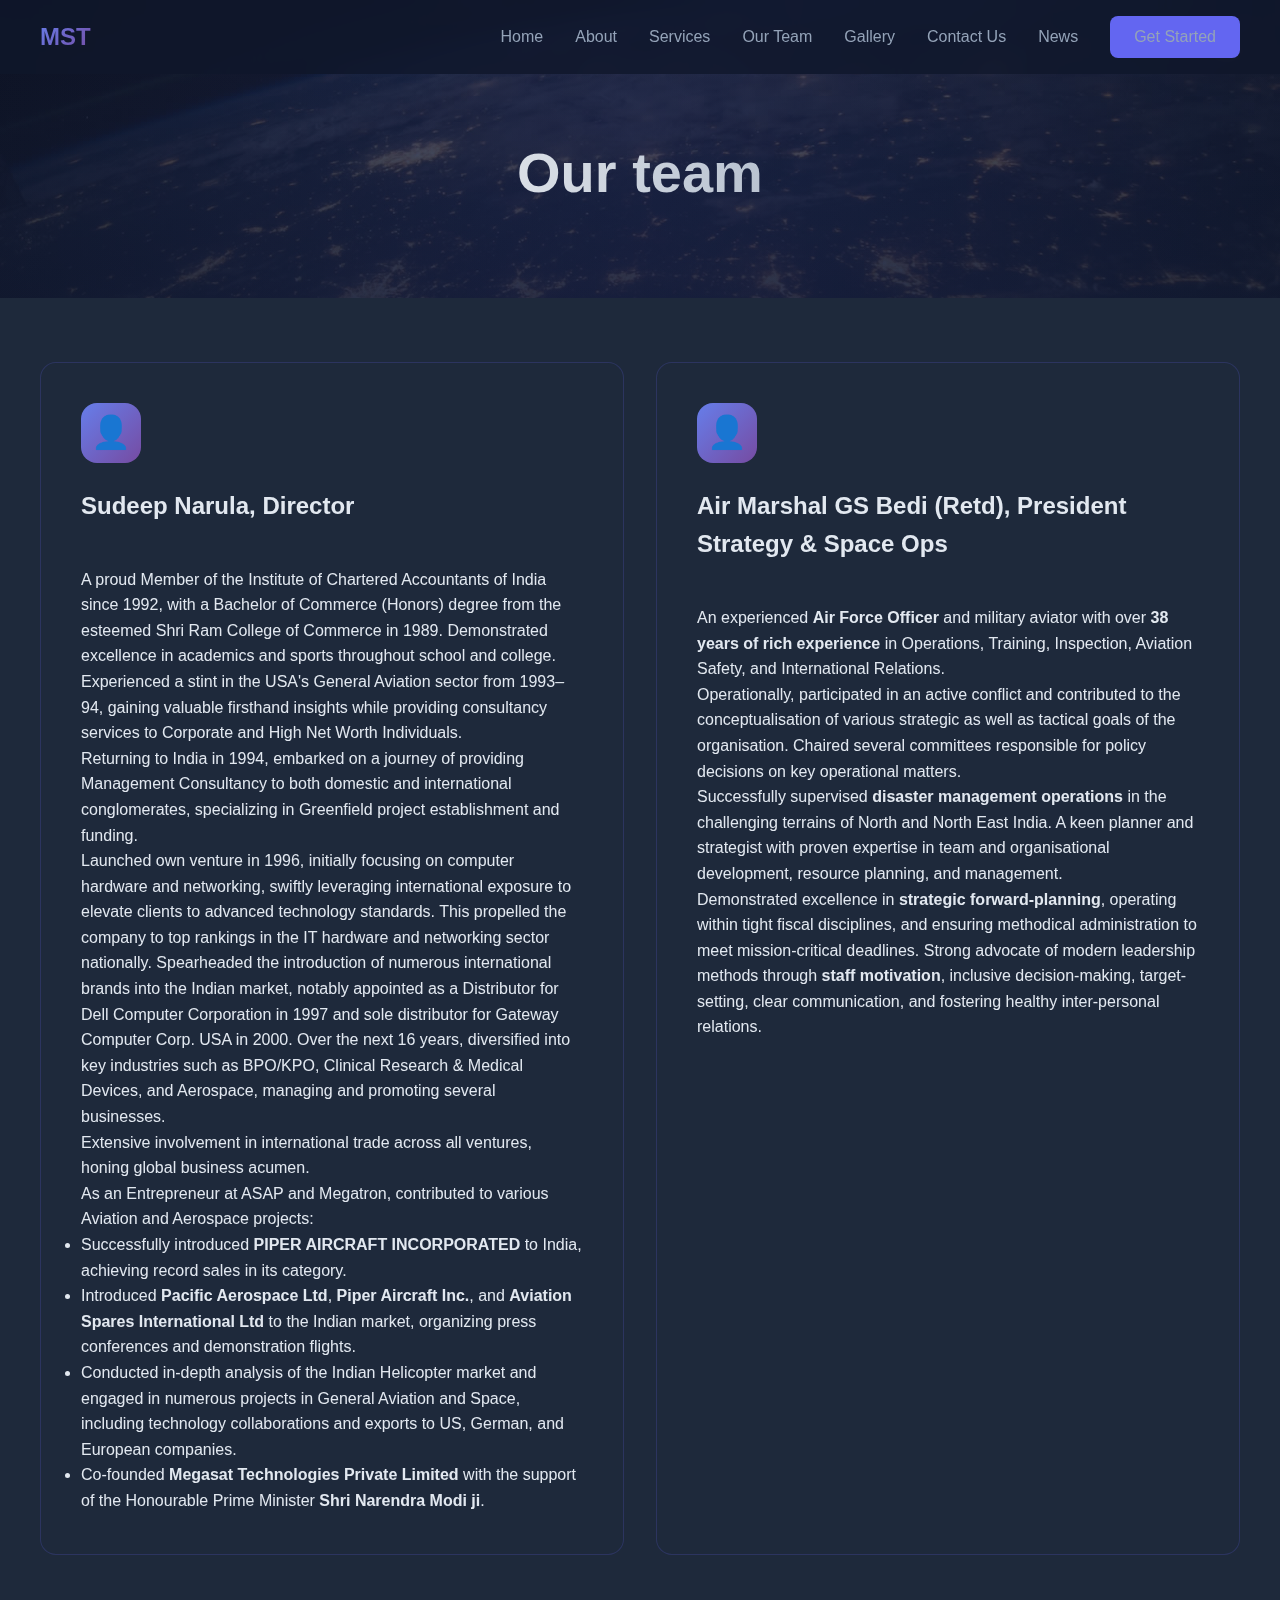
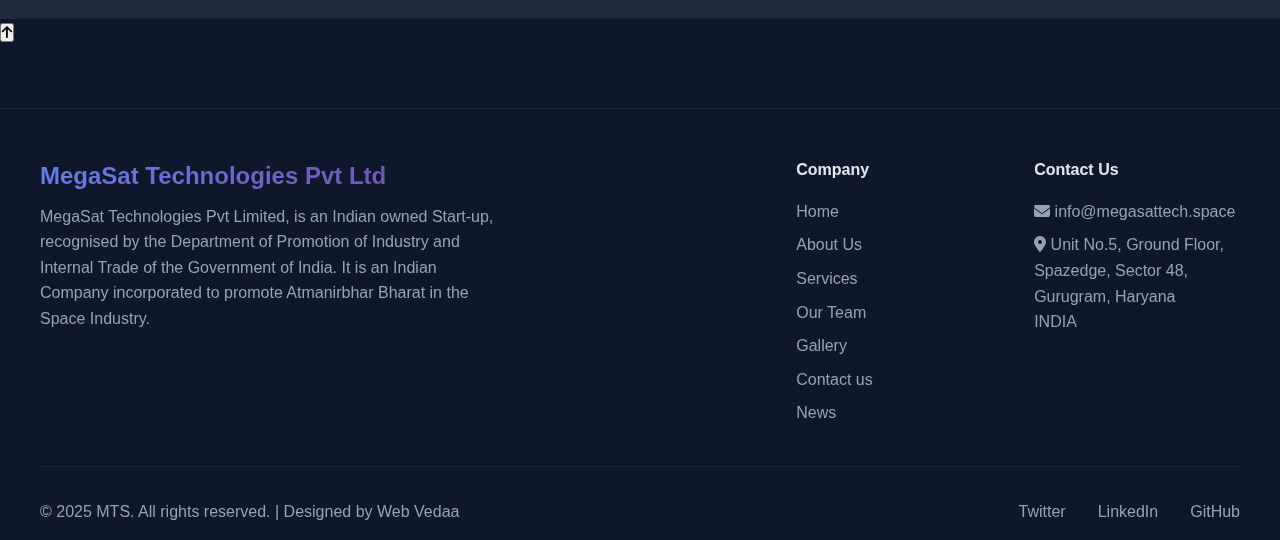
<file: team.html>
<!DOCTYPE html>
<html lang="en">
  <head>
    <meta charset="UTF-8" />
    <meta name="viewport" content="width=device-width, initial-scale=1.0" />
    <title>MTS - Seamless Cloud Storage for Teams</title>
    <link href="tooplate-cloud-sync-style.css" rel="stylesheet" />
    <link
      rel="stylesheet"
      href="https://cdnjs.cloudflare.com/ajax/libs/font-awesome/6.5.0/css/all.min.css"
    />
  </head>
  <body>
    <!-- Animated Background -->
    <div class="floating-shapes">
      <div class="shape"></div>
      <div class="shape"></div>
      <div class="shape"></div>
    </div>

    <!-- Navigation -->
    <nav>
      <div class="nav-container">
        <div class="logo">MST</div>
        <div class="nav-links">
          <a href="index.html">Home</a>
          <a href="about.html">About</a>
          <a href="services.html">Services</a>
          <a href="team.html">Our Team</a>
          <a href="gallery.html">Gallery</a>
          <a href="contactus.html">Contact Us</a>
          <a href="news.html">News</a>
          <a href="contactus.html" class="cta-button">Get Started</a>
        </div>
        <button class="mobile-menu-toggle" id="mobileMenuToggle">
          <span></span>
          <span></span>
          <span></span>
        </button>
      </div>
      <div class="mobile-nav" id="mobileNav">
        <a href="index.html">Home</a>
        <a href="about.html">About</a>
        <a href="services.html">Services</a>
        <a href="team.html">Our Team</a>
        <a href="gallery.html">Gallery</a>
        <a href="contactus.html">Contact</a>
        <a href="news.html">News</a>
      </div> 
    </nav>
     <!-- Hero Section -->
    <section class="hero">
      <div class="hero-backgrounds">
        <div class="hero-bg active"></div>
        <div class="hero-bg"></div>
        <div class="hero-bg"></div>
        <div class="hero-bg"></div>
      </div>
      <div class="hero-content">
        <h1 id="hero-title">Our team</h1>
        
      </div>
    </section>

    <!-- Features Section -->
    <section class="features" id="features">
      <div class="features-container">
        <div class="features-layout">
          <!-- Two Column Features -->
          <div class="features-two-col">
            <div class="feature-card-large">
              <div class="feature-icon">👤</div>
              <h3>Sudeep Narula, Director</h3>
              <br />
              <p>
                A proud Member of the Institute of Chartered Accountants of
                India since 1992, with a Bachelor of Commerce (Honors) degree
                from the esteemed Shri Ram College of Commerce in 1989.
                Demonstrated excellence in academics and sports throughout
                school and college.
              </p>

              <p>
                Experienced a stint in the USA's General Aviation sector from
                1993–94, gaining valuable firsthand insights while providing
                consultancy services to Corporate and High Net Worth
                Individuals.
              </p>

              <p>
                Returning to India in 1994, embarked on a journey of providing
                Management Consultancy to both domestic and international
                conglomerates, specializing in Greenfield project establishment
                and funding.
              </p>

              <p>
                Launched own venture in 1996, initially focusing on computer
                hardware and networking, swiftly leveraging international
                exposure to elevate clients to advanced technology standards.
                This propelled the company to top rankings in the IT hardware
                and networking sector nationally. Spearheaded the introduction
                of numerous international brands into the Indian market, notably
                appointed as a Distributor for Dell Computer Corporation in 1997
                and sole distributor for Gateway Computer Corp. USA in 2000.
                Over the next 16 years, diversified into key industries such as
                BPO/KPO, Clinical Research & Medical Devices, and Aerospace,
                managing and promoting several businesses.
              </p>

              <p>
                Extensive involvement in international trade across all
                ventures, honing global business acumen.
              </p>

              <p>
                As an Entrepreneur at ASAP and Megatron, contributed to various
                Aviation and Aerospace projects:
              </p>

              <ul>
                <li>
                  Successfully introduced
                  <strong>PIPER AIRCRAFT INCORPORATED</strong> to India,
                  achieving record sales in its category.
                </li>
                <li>
                  Introduced <strong>Pacific Aerospace Ltd</strong>,
                  <strong>Piper Aircraft Inc.</strong>, and
                  <strong>Aviation Spares International Ltd</strong> to the
                  Indian market, organizing press conferences and demonstration
                  flights.
                </li>
                <li>
                  Conducted in-depth analysis of the Indian Helicopter market
                  and engaged in numerous projects in General Aviation and
                  Space, including technology collaborations and exports to US,
                  German, and European companies.
                </li>
                <li>
                  Co-founded
                  <strong>Megasat Technologies Private Limited</strong> with the
                  support of the Honourable Prime Minister
                  <strong>Shri Narendra Modi ji</strong>.
                </li>
              </ul>
            </div>

            <div class="feature-card-large">
              <div class="feature-icon">👤</div>
              <h3>
                Air Marshal GS Bedi (Retd), President Strategy & Space Ops
              </h3>
              <br />
              <p>
                An experienced <strong>Air Force Officer</strong> and military
                aviator with over
                <strong>38 years of rich experience</strong> in Operations,
                Training, Inspection, Aviation Safety, and International
                Relations.
              </p>

              <p>
                Operationally, participated in an active conflict and
                contributed to the conceptualisation of various strategic as
                well as tactical goals of the organisation. Chaired several
                committees responsible for policy decisions on key operational
                matters.
              </p>

              <p>
                Successfully supervised
                <strong>disaster management operations</strong> in the
                challenging terrains of North and North East India. A keen
                planner and strategist with proven expertise in team and
                organisational development, resource planning, and management.
              </p>

              <p>
                Demonstrated excellence in
                <strong>strategic forward-planning</strong>, operating within
                tight fiscal disciplines, and ensuring methodical administration
                to meet mission-critical deadlines. Strong advocate of modern
                leadership methods through <strong>staff motivation</strong>,
                inclusive decision-making, target-setting, clear communication,
                and fostering healthy inter-personal relations.
              </p>
            </div>
          </div>
        </div>
      </div>
    </section>

    <button id="backToTop" title="Go to top">
      <i class="fa-solid fa-arrow-up"></i>
    </button>

    <footer class="footer">
      <div class="footer-container">
        <div class="footer-content">
          <div class="footer-brand">
            <div class="logo">MegaSat Technologies Pvt Ltd</div>
            <p>
              MegaSat Technologies Pvt Limited, is an Indian owned Start-up,
              recognised by the Department of Promotion of Industry and Internal
              Trade of the Government of India. It is an Indian Company
              incorporated to promote Atmanirbhar Bharat in the Space Industry.
            </p>
          </div>
          <div class="footer-links">
            <div class="footer-column">
              <h4></h4>
              <a href="#"> </a>
              <a href="#"> </a>
              <a href="#"> </a>
            </div>
            <div class="footer-column">
              <h4>Company</h4>
               <a href="index.html">Home</a>
              <a href="about.html">About Us</a>
              <a href="services.html">Services</a>
              <a href="team.html">Our Team</a>
              <a href="gallery.html">Gallery</a>
              <a href="contactus.html">Contact us</a>
              <a href="news.html">News</a>
            </div>
            <div class="footer-column">
              <h4>Contact Us</h4>
              <a href="mailto:info@megasattech.space" class="contact-item">
                <i class="fa-solid fa-envelope"> </i> info@megasattech.space
              </a>
              <a
                href="https://maps.google.com/?q=Spazedge,+Sector+48,+Gurugram,+Haryana,+India"
                target="_blank"
                class="contact-item"
              >
                <i class="fa-solid fa-location-dot"></i>
                Unit No.5, Ground Floor,<br />
                Spazedge, Sector 48,<br />
                Gurugram, Haryana<br />
                INDIA
              </a>
            </div>
          </div>
        </div>
        <div class="footer-bottom">
          <p>
            &copy; 2025 MTS. All rights reserved. | Designed by
            <a
              href="https://www.webvedaa.com/"
              target="_blank"
              rel="nofollow noopener"
              >Web Vedaa</a
            >
          </p>
          <div class="social-links">
            <a href="#">Twitter</a>
            <a
              href="https://www.linkedin.com/company/megasat-technologies-private-limited"
              >LinkedIn</a
            >
            <a href="#">GitHub</a>
          </div>
        </div>
      </div>
    </footer>
     <!--Back to Top-->
    <script>
      const backToTopBtn = document.getElementById("backToTop");

      // Show button when scrolling down 200px
      window.onscroll = function () {
        if (
          document.body.scrollTop > 200 ||
          document.documentElement.scrollTop > 200
        ) {
          backToTopBtn.style.display = "block";
        } else {
          backToTopBtn.style.display = "none";
        }
      };

      // Scroll smoothly to top when clicked
      backToTopBtn.addEventListener("click", () => {
        window.scrollTo({ top: 0, behavior: "smooth" });
      });
    </script>
    <!--Bg Image-->
    <script>
      const backgrounds = document.querySelectorAll(".hero-bg");
      let current = 0;

      setInterval(() => {
        backgrounds[current].classList.remove("active");
        current = (current + 1) % backgrounds.length;
        backgrounds[current].classList.add("active");
      }, 4000); // change image every 4 seconds
    </script>
    <script>
  document.addEventListener("DOMContentLoaded", function() {
    const mobileMenuToggle = document.getElementById('mobileMenuToggle');
    const mobileNav = document.getElementById('mobileNav');

    if(mobileMenuToggle && mobileNav) {
      mobileMenuToggle.addEventListener('click', () => {
        mobileNav.classList.toggle('active');
      });
    }
  });
</script>
  </body>
</html>
</file>
<file: tooplate-cloud-sync-style.css>
/*

Tooplate 2142 Cloud Sync

https://www.tooplate.com/view/2142-cloud-sync

*/

@charset "utf-8";
/* CSS Document */

 * {
            margin: 0;
            padding: 0;
            box-sizing: border-box;
        }

        :root {
            --primary: #6366f1;
            --primary-dark: #4f46e5;
            --secondary: #10b981;
            --background: #0f172a;
            --surface: #1e293b;
            --text: #e2e8f0;
            --text-secondary: #94a3b8;
            --accent: #f472b6;
            --gradient: linear-gradient(135deg, #667eea 0%, #764ba2 100%);
        }

        body {
            font-family: -apple-system, BlinkMacSystemFont, 'Segoe UI', Roboto, sans-serif;
            background: var(--background);
            color: var(--text);
            line-height: 1.6;
            overflow-x: hidden;
        }

        /* Navigation */
        nav {
            position: fixed;
            top: 0;
            width: 100%;
            padding: 1rem 2rem;
            background: rgba(15, 23, 42, 0.8);
            backdrop-filter: blur(10px);
            z-index: 1000;
            transition: all 0.3s ease;
        }

        .nav-container {
            max-width: 1200px;
            margin: 0 auto;
            display: flex;
            justify-content: space-between;
            align-items: center;
        }

        .logo {
            font-size: 1.5rem;
            font-weight: bold;
            background: var(--gradient);
            -webkit-background-clip: text;
            -webkit-text-fill-color: transparent;
        }

        .nav-links {
            display: flex;
            gap: 2rem;
            align-items: center;
        }

        .nav-links a {
            color: var(--text-secondary);
            text-decoration: none;
            transition: color 0.3s ease;
        }

        .nav-links a:hover {
            color: var(--text);
        }

        .cta-button {
            background: var(--primary);
            color: white;
            padding: 0.5rem 1.5rem;
            border-radius: 0.5rem;
            text-decoration: none;
            transition: all 0.3s ease;
        }

        .cta-button:hover {
            background: var(--primary-dark);
            transform: translateY(-2px);
            box-shadow: 0 10px 20px rgba(99, 102, 241, 0.3);
        }

        /* Mobile Menu */
        .mobile-menu-toggle {
            display: none;
            flex-direction: column;
            gap: 4px;
            background: none;
            border: none;
            cursor: pointer;
            padding: 5px;
        }

        .mobile-menu-toggle span {
            display: block;
            width: 25px;
            height: 3px;
            background: var(--text);
            transition: all 0.3s ease;
            transform-origin: center;
        }

        .mobile-menu-toggle.active span:nth-child(1) {
            transform: rotate(45deg) translate(5px, 5px);
        }

        .mobile-menu-toggle.active span:nth-child(2) {
            opacity: 0;
        }

        .mobile-menu-toggle.active span:nth-child(3) {
            transform: rotate(-45deg) translate(5px, -5px);
        }

        .mobile-nav {
            display: none;
            position: fixed;
            top: 60px;
            left: 0;
            right: 0;
            background: rgba(15, 23, 42, 0.98);
            backdrop-filter: blur(10px);
            padding: 2rem;
            border-top: 1px solid rgba(99, 102, 241, 0.2);
            animation: slideDown 0.3s ease;
        }

        .mobile-nav.active {
            display: block;
        }

        .mobile-nav a {
            display: block;
            color: var(--text);
            text-decoration: none;
            padding: 1rem 0;
            font-size: 1.1rem;
            border-bottom: 1px solid rgba(99, 102, 241, 0.1);
            transition: all 0.3s ease;
        }

        .mobile-nav a:hover {
            color: var(--primary);
            transform: translateX(10px);
        }

        .mobile-nav .cta-button {
            display: inline-block;
            margin-top: 1rem;
            width: 100%;
            text-align: center;
        }

        @keyframes slideDown {
            from {
                opacity: 0;
                transform: translateY(-20px);
            }
            to {
                opacity: 1;
                transform: translateY(0);
            }
        }

        /* Hero Section */
        .hero {
            padding: 8rem 2rem 4rem;
            text-align: center;
            position: relative;
            overflow: hidden;
        }

        .hero::before {
            content: '';
            position: absolute;
            top: -50%;
            left: -50%;
            width: 200%;
            height: 200%;
            background: radial-gradient(circle, rgba(99, 102, 241, 0.1) 0%, transparent 70%);
            animation: pulse 20s ease-in-out infinite;
        }

        /* Rotating Background Images */
        .hero-backgrounds {
            position: absolute;
            top: 0;
            left: 0;
            width: 100%;
            height: 100%;
            z-index: -1;
        }

        .hero-bg {
            position: absolute;
            top: 0;
            left: 0;
            width: 100%;
            height: 100%;
            opacity: 0;
            background-size: cover;
            background-position: center;
            background-repeat: no-repeat;
            transition: opacity 2s ease-in-out;
        }

        .hero-bg.active {
            opacity: 1;
        }

        .hero-bg::after {
            content: '';
            position: absolute;
            top: 0;
            left: 0;
            width: 100%;
            height: 100%;
            background: linear-gradient(to bottom, rgba(15, 23, 42, 0.7), rgba(15, 23, 42, 0.9));
        }

        .hero-bg:nth-child(1) {
            background-image: url('images/tooplate-cloud-sync-bg01.jpg');
        }

        .hero-bg:nth-child(2) {
            background-image: url('images/tooplate-cloud-sync-bg02.jpg');
        }

        .hero-bg:nth-child(3) {
            background-image: url('images/tooplate-cloud-sync-bg03.jpg');
        }

        @keyframes pulse {
            0%, 100% { transform: scale(1); opacity: 0.5; }
            50% { transform: scale(1.1); opacity: 0.3; }
        }

        .hero-content {
            max-width: 800px;
            margin: 0 auto;
            position: relative;
            z-index: 1;
        }

        h1 {
            font-size: 3.5rem;
            margin-bottom: 1rem;
            background: linear-gradient(to right, #ffffff, #94a3b8);
            -webkit-background-clip: text;
            -webkit-text-fill-color: transparent;
            animation: fadeInUp 0.8s ease-out;
        }

        .hero-subtitle {
            font-size: 1.25rem;
            color: var(--text-secondary);
            margin-bottom: 2rem;
            animation: fadeInUp 0.8s ease-out 0.2s both;
        }

        @keyframes fadeInUp {
            from {
                opacity: 0;
                transform: translateY(30px);
            }
            to {
                opacity: 1;
                transform: translateY(0);
            }
        }

        /* Features Section */
        .features {
            padding: 4rem 2rem;
            background: var(--surface);
        }

        .features-container {
            max-width: 1200px;
            margin: 0 auto;
        }

        .features-header {
            text-align: center;
            margin-bottom: 4rem;
        }

        .features-header h2 {
            font-size: 2.5rem;
            margin-bottom: 1rem;
        }

        .features-subtitle {
            color: var(--text-secondary);
            font-size: 1.1rem;
        }

        .features-layout {
            display: flex;
            flex-direction: column;
            gap: 3rem;
        }

        /* Two Column Features */
        .features-two-col {
            display: grid;
            grid-template-columns: 1fr 1fr;
            gap: 2rem;
        }

        .feature-card-large {
            background: rgba(30, 41, 59, 0.5);
            border: 1px solid rgba(99, 102, 241, 0.2);
            padding: 2.5rem;
            border-radius: 1rem;
            transition: all 0.3s ease;
        }

        .feature-card-large:hover {
            transform: translateY(-5px);
            border-color: var(--primary);
            box-shadow: 0 20px 40px rgba(99, 102, 241, 0.1);
        }

        .feature-icon {
            width: 60px;
            height: 60px;
            background: var(--gradient);
            border-radius: 1rem;
            display: flex;
            align-items: center;
            justify-content: center;
            margin-bottom: 1.5rem;
            font-size: 2rem;
        }

        .feature-card-large h3 {
            font-size: 1.5rem;
            margin-bottom: 1rem;
        }

        .feature-checklist {
            list-style: none;
            margin-top: 1.5rem;
        }

        .feature-checklist li {
            padding: 0.5rem 0;
            color: var(--text-secondary);
            position: relative;
            padding-left: 1.5rem;
        }

        .feature-checklist li::before {
            content: '✓';
            position: absolute;
            left: 0;
            color: var(--secondary);
            font-weight: bold;
        }

        /* Four Column Features */
        .features-four-col {
            display: grid;
            grid-template-columns: repeat(4, 1fr);
            gap: 1.5rem;
        }

        .feature-card-small {
            background: rgba(30, 41, 59, 0.3);
            border: 1px solid rgba(99, 102, 241, 0.1);
            padding: 2rem;
            border-radius: 1rem;
            text-align: center;
            transition: all 0.3s ease;
        }

        .feature-card-small:hover {
            background: rgba(99, 102, 241, 0.1);
            border-color: var(--primary);
            transform: translateY(-3px);
        }

        .feature-icon-small {
            font-size: 2.5rem;
            margin-bottom: 1rem;
            display: inline-block;
        }

        .feature-card-small h4 {
            font-size: 1.1rem;
            margin-bottom: 0.75rem;
        }

        .feature-card-small p {
            color: var(--text-secondary);
            font-size: 0.9rem;
        }

        /* Pricing Section */
        .pricing {
            padding: 4rem 2rem;
            max-width: 1200px;
            margin: 0 auto;
        }

        .pricing-header {
            text-align: center;
            margin-bottom: 3rem;
        }

        .pricing-header h2 {
            font-size: 2.5rem;
            margin-bottom: 1rem;
        }

        .pricing-calculator {
            background: var(--surface);
            border-radius: 1rem;
            padding: 2rem;
            margin-bottom: 3rem;
            border: 1px solid rgba(99, 102, 241, 0.2);
        }

        .slider-container {
            margin-bottom: 2rem;
        }

        .slider-label {
            display: flex;
            justify-content: space-between;
            margin-bottom: 1rem;
        }

        .slider {
            width: 100%;
            height: 6px;
            background: rgba(99, 102, 241, 0.2);
            border-radius: 3px;
            outline: none;
            -webkit-appearance: none;
            position: relative;
        }

        .slider::-webkit-slider-thumb {
            -webkit-appearance: none;
            appearance: none;
            width: 20px;
            height: 20px;
            background: var(--primary);
            cursor: pointer;
            border-radius: 50%;
            transition: all 0.3s ease;
        }

        .slider::-webkit-slider-thumb:hover {
            transform: scale(1.2);
            box-shadow: 0 0 20px rgba(99, 102, 241, 0.5);
        }

        .pricing-cards {
            display: grid;
            grid-template-columns: repeat(auto-fit, minmax(300px, 1fr));
            gap: 2rem;
        }

        .pricing-card {
            background: rgba(30, 41, 59, 0.5);
            border: 2px solid transparent;
            padding: 2rem;
            border-radius: 1rem;
            text-align: center;
            transition: all 0.3s ease;
            position: relative;
            overflow: hidden;
        }

        .pricing-card.popular {
            border-color: var(--primary);
        }

        .pricing-card.popular::before {
            content: 'Most Popular';
            position: absolute;
            top: 1rem;
            right: -2rem;
            background: var(--primary);
            color: white;
            padding: 0.25rem 3rem;
            transform: rotate(45deg);
            font-size: 0.75rem;
        }

        .pricing-card:hover {
            transform: translateY(-5px);
            border-color: var(--primary);
        }

        .plan-name {
            font-size: 1.5rem;
            margin-bottom: 0.5rem;
        }

        .plan-price {
            font-size: 3rem;
            font-weight: bold;
            margin-bottom: 1rem;
        }

        .plan-price span {
            font-size: 1rem;
            color: var(--text-secondary);
        }

        .plan-features {
            list-style: none;
            margin-bottom: 2rem;
        }

        .plan-features li {
            padding: 0.5rem 0;
            color: var(--text-secondary);
        }

        .plan-features li::before {
            content: '✓ ';
            color: var(--secondary);
            font-weight: bold;
        }

        /* Animated Background */
        .floating-shapes {
            position: fixed;
            top: 0;
            left: 0;
            width: 100%;
            height: 100%;
            overflow: hidden;
            z-index: -1;
        }

        .shape {
            position: absolute;
            background: rgba(99, 102, 241, 0.1);
            filter: blur(40px);
            border-radius: 50%;
            animation: float 20s infinite ease-in-out;
        }

        .shape:nth-child(1) {
            width: 300px;
            height: 300px;
            top: 10%;
            left: 10%;
            animation-delay: 0s;
        }

        .shape:nth-child(2) {
            width: 200px;
            height: 200px;
            top: 60%;
            right: 10%;
            animation-delay: 5s;
        }

        .shape:nth-child(3) {
            width: 250px;
            height: 250px;
            bottom: 10%;
            left: 30%;
            animation-delay: 10s;
        }

        @keyframes float {
            0%, 100% { transform: translate(0, 0) scale(1); }
            33% { transform: translate(30px, -30px) scale(1.1); }
            66% { transform: translate(-20px, 20px) scale(0.9); }
        }

        /* Responsive */
        @media (max-width: 768px) {
            h1 { font-size: 2.5rem; }
            .nav-links { display: none; }
            .pricing-cards { grid-template-columns: 1fr; }
        }

        /* About Section */
        .about {
            padding: 4rem 2rem;
            background: var(--surface);
            position: relative;
            overflow: hidden;
        }

        .about::before {
            content: '';
            position: absolute;
            top: 0;
            right: -20%;
            width: 40%;
            height: 100%;
            background: radial-gradient(circle, rgba(99, 102, 241, 0.1) 0%, transparent 70%);
        }

        .about-container {
            max-width: 1200px;
            margin: 0 auto;
            position: relative;
            z-index: 1;
        }

        .about-content {
            text-align: center;
        }

        .about-content h2 {
            font-size: 2.5rem;
            margin-bottom: 1rem;
        }

        .about-subtitle {
            font-size: 1.25rem;
            color: var(--text-secondary);
            margin-bottom: 3rem;
        }

        .stats-grid {
            display: grid;
            grid-template-columns: repeat(auto-fit, minmax(200px, 1fr));
            gap: 2rem;
            margin-bottom: 3rem;
        }

        .stat-card {
            background: rgba(99, 102, 241, 0.1);
            padding: 2rem;
            border-radius: 1rem;
            border: 1px solid rgba(99, 102, 241, 0.2);
            transition: all 0.3s ease;
        }

        .stat-card:hover {
            transform: translateY(-5px);
            background: rgba(99, 102, 241, 0.15);
        }

        .stat-number {
            font-size: 2.5rem;
            font-weight: bold;
            background: var(--gradient);
            -webkit-background-clip: text;
            -webkit-text-fill-color: transparent;
        }

        .stat-label {
            color: var(--text-secondary);
            margin-top: 0.5rem;
        }

        .about-text {
            max-width: 800px;
            margin: 0 auto;
            text-align: left;
        }

        .about-text p {
            color: var(--text-secondary);
            line-height: 1.8;
            margin-bottom: 1.5rem;
        }

        /* Contact Section */
        .contact {
            padding: 4rem 2rem;
            max-width: 1200px;
            margin: 0 auto;
        }

        .contact-header {
            text-align: center;
            margin-bottom: 3rem;
        }

        .contact-header h2 {
            font-size: 2.5rem;
            margin-bottom: 1rem;
        }

        .contact-subtitle {
            color: var(--text-secondary);
            font-size: 1.1rem;
        }

        .contact-content {
            display: grid;
            grid-template-columns: 1fr 1fr;
            gap: 3rem;
            align-items: start;
        }

        /* Contact Form Styling */
        .contact-form-wrapper {
            background: var(--surface);
            padding: 2.5rem;
            border-radius: 1rem;
            border: 1px solid rgba(99, 102, 241, 0.2);
        }

        .form-header {
            margin-bottom: 2rem;
        }

        .form-header h3 {
            font-size: 1.5rem;
            margin-bottom: 0.5rem;
        }

        .form-header p {
            color: var(--text-secondary);
            font-size: 0.95rem;
        }

        .form-row {
            display: grid;
            grid-template-columns: 1fr 1fr;
            gap: 1rem;
        }

        .form-group {
            margin-bottom: 1.25rem;
        }

        .form-group label {
            display: block;
            margin-bottom: 0.5rem;
            color: var(--text);
            font-weight: 500;
            font-size: 0.9rem;
        }

        .form-group input,
        .form-group select,
        .form-group textarea {
            width: 100%;
            padding: 0.875rem;
            background: rgba(15, 23, 42, 0.5);
            border: 1px solid rgba(99, 102, 241, 0.2);
            border-radius: 0.5rem;
            color: var(--text);
            font-size: 0.95rem;
            transition: all 0.3s ease;
        }

        .form-group input:focus,
        .form-group select:focus,
        .form-group textarea:focus {
            outline: none;
            border-color: var(--primary);
            background: rgba(15, 23, 42, 0.8);
        }

        .form-group textarea {
            resize: vertical;
        }

        .submit-button {
            width: 100%;
            padding: 1rem;
            background: var(--primary);
            color: white;
            border: none;
            border-radius: 0.5rem;
            font-size: 1rem;
            font-weight: 600;
            cursor: pointer;
            transition: all 0.3s ease;
            margin-top: 0.5rem;
        }

        .submit-button:hover {
            background: var(--primary-dark);
            transform: translateY(-2px);
            box-shadow: 0 10px 20px rgba(99, 102, 241, 0.3);
        }

        /* Contact Info Styling */
        .contact-info {
            display: flex;
            flex-direction: column;
            gap: 1.5rem;
        }

        .quick-contact {
            background: var(--surface);
            padding: 2rem;
            border-radius: 1rem;
            border: 1px solid rgba(99, 102, 241, 0.2);
        }

        .quick-contact h3 {
            font-size: 1.5rem;
            margin-bottom: 1.5rem;
        }

        .contact-methods {
            display: flex;
            flex-direction: column;
            gap: 1rem;
        }

        .contact-method {
            display: flex;
            align-items: center;
            gap: 1rem;
            padding: 1rem;
            background: rgba(15, 23, 42, 0.5);
            border-radius: 0.75rem;
            text-decoration: none;
            color: inherit;
            transition: all 0.3s ease;
            border: 1px solid transparent;
        }

        .contact-method:hover {
            background: rgba(99, 102, 241, 0.1);
            border-color: var(--primary);
            transform: translateX(5px);
        }

        .method-icon {
            font-size: 1.5rem;
            width: 40px;
            height: 40px;
            display: flex;
            align-items: center;
            justify-content: center;
            background: rgba(99, 102, 241, 0.1);
            border-radius: 0.5rem;
        }

        .method-details {
            display: flex;
            flex-direction: column;
        }

        .method-details strong {
            color: var(--text);
            font-size: 0.95rem;
        }

        .method-details span {
            color: var(--text-secondary);
            font-size: 0.85rem;
        }

        .office-locations {
            background: var(--surface);
            padding: 2rem;
            border-radius: 1rem;
            border: 1px solid rgba(99, 102, 241, 0.2);
        }

        .office-locations h3 {
            font-size: 1.5rem;
            margin-bottom: 1.5rem;
        }

        .location-grid {
            display: grid;
            grid-template-columns: 1fr;
            gap: 1rem;
        }

        .location {
            padding: 1rem;
            background: rgba(15, 23, 42, 0.5);
            border-radius: 0.75rem;
            border-left: 3px solid var(--primary);
            transition: all 0.3s ease;
        }

        .location:hover {
            background: rgba(15, 23, 42, 0.7);
            transform: translateX(5px);
        }

        .location strong {
            color: var(--text);
            display: block;
            margin-bottom: 0.5rem;
        }

        .location p {
            color: var(--text-secondary);
            font-size: 0.85rem;
            line-height: 1.5;
        }

        /* Footer */
        .footer {
            background: var(--background);
            border-top: 1px solid rgba(99, 102, 241, 0.2);
            padding: 3rem 2rem 1rem;
            margin-top: 4rem;
        }

        .footer-container {
            max-width: 1200px;
            margin: 0 auto;
        }

        .footer-content {
            display: grid;
            grid-template-columns: 2fr 3fr;
            gap: 4rem;
            margin-bottom: 2rem;
        }

        .footer-brand p {
            color: var(--text-secondary);
            margin-top: 0.5rem;
        }

        .footer-links {
            display: grid;
            grid-template-columns: repeat(3, 1fr);
            gap: 2rem;
        }

        .footer-column h4 {
            margin-bottom: 1rem;
            color: var(--text);
        }

        .footer-column a {
            display: block;
            color: var(--text-secondary);
            text-decoration: none;
            margin-bottom: 0.5rem;
            transition: color 0.3s ease;
        }

        .footer-column a:hover {
            color: var(--primary);
        }

        .footer-bottom {
            display: flex;
            justify-content: space-between;
            align-items: center;
            padding-top: 2rem;
            border-top: 1px solid rgba(99, 102, 241, 0.1);
            color: var(--text-secondary);
        }

        .social-links {
            display: flex;
            gap: 2rem;
        }

        .social-links a, .footer a, p a {
            color: var(--text-secondary);
            text-decoration: none;
            transition: color 0.3s ease;
        }

        .social-links a:hover, .footer a:hover, p a:hover {
            color: var(--primary);
        }

        /* Responsive Updates */
        @media (max-width: 768px) {
            h1 { font-size: 2.5rem; }
            .nav-links { display: none; }
            .mobile-menu-toggle { display: flex; }
            .pricing-cards { grid-template-columns: 1fr; }
            .stats-grid { grid-template-columns: repeat(2, 1fr); }
            .contact-content { grid-template-columns: 1fr; gap: 2rem; }
            .form-row { grid-template-columns: 1fr; }
            .footer-content { grid-template-columns: 1fr; gap: 2rem; }
            .footer-links { grid-template-columns: 1fr; }
            .footer-bottom { flex-direction: column; gap: 1rem; }
            
            /* Features Mobile */
            .feature-hero { 
                grid-template-columns: 1fr; 
                padding: 2rem;
                text-align: center;
            }
            .feature-hero-visual { display: none; }
            .features-two-col { grid-template-columns: 1fr; }
            .features-four-col { 
                grid-template-columns: 1fr; 
            }
            .feature-stats { justify-content: center; }
        }
</file>
